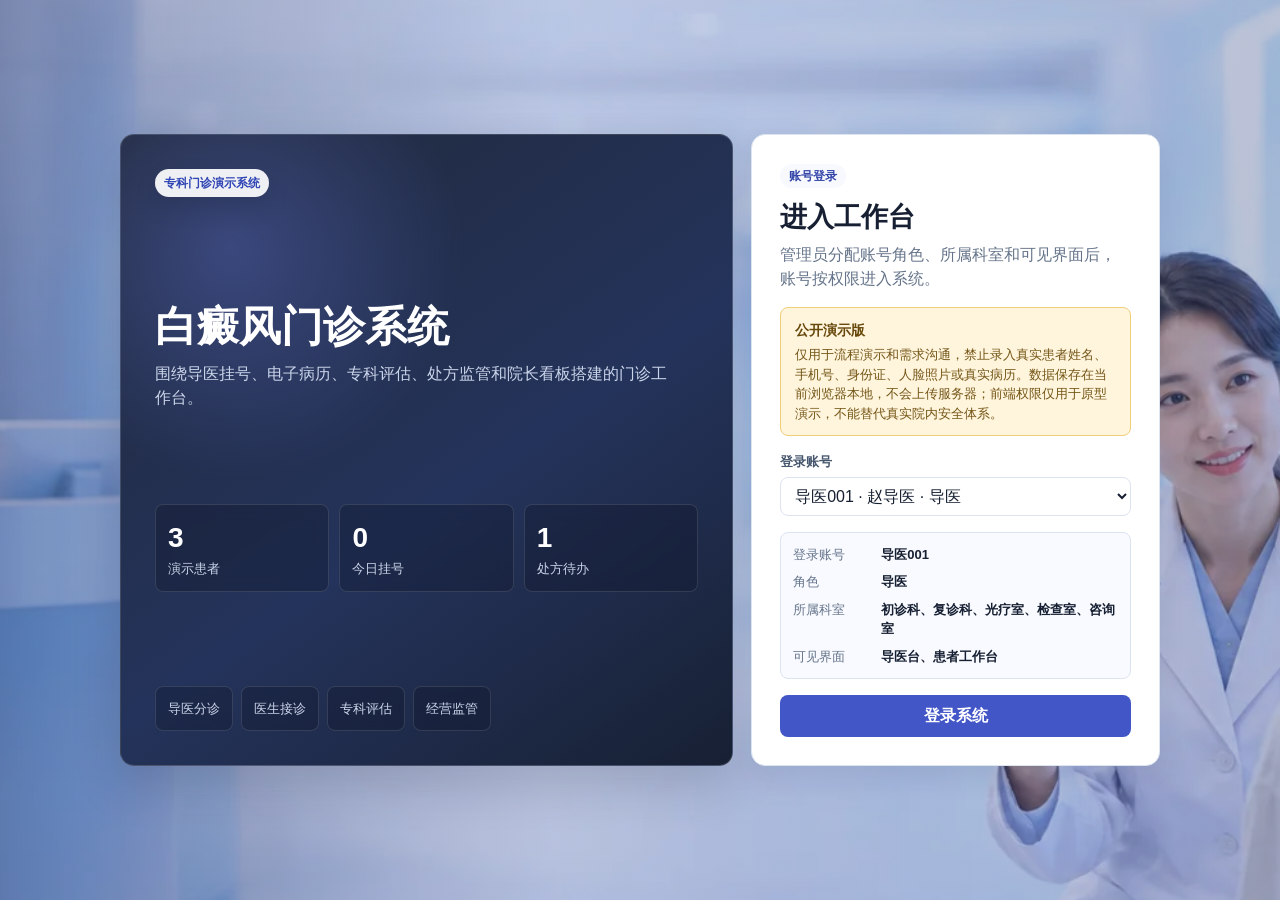
<file: clinic-ai-workbench-github-pages/index.html>
<!doctype html>
<html lang="zh-CN">
  <head>
    <meta charset="UTF-8" />
    <meta name="viewport" content="width=device-width, initial-scale=1.0" />
    <meta name="robots" content="noindex, nofollow" />
    <meta name="description" content="白癜风门诊专病工作台公开演示版，仅用于流程演示和需求沟通。" />
    <link rel="icon" href="data:image/svg+xml,%3Csvg xmlns='http://www.w3.org/2000/svg' viewBox='0 0 64 64'%3E%3Crect width='64' height='64' rx='12' fill='%233854b8'/%3E%3Ctext x='32' y='40' text-anchor='middle' font-size='24' fill='white' font-family='Arial'%3E医%3C/text%3E%3C/svg%3E" />
    <title>白癜风门诊系统公开演示版</title>
    <link rel="preload" as="image" href="./assets/login-cover-service.webp" />
    <link rel="stylesheet" href="./styles.css" />
  </head>
  <body>
    <div id="app" class="app-shell" aria-live="polite"></div>
    <script type="module" src="./app.js"></script>
  </body>
</html>
</file>
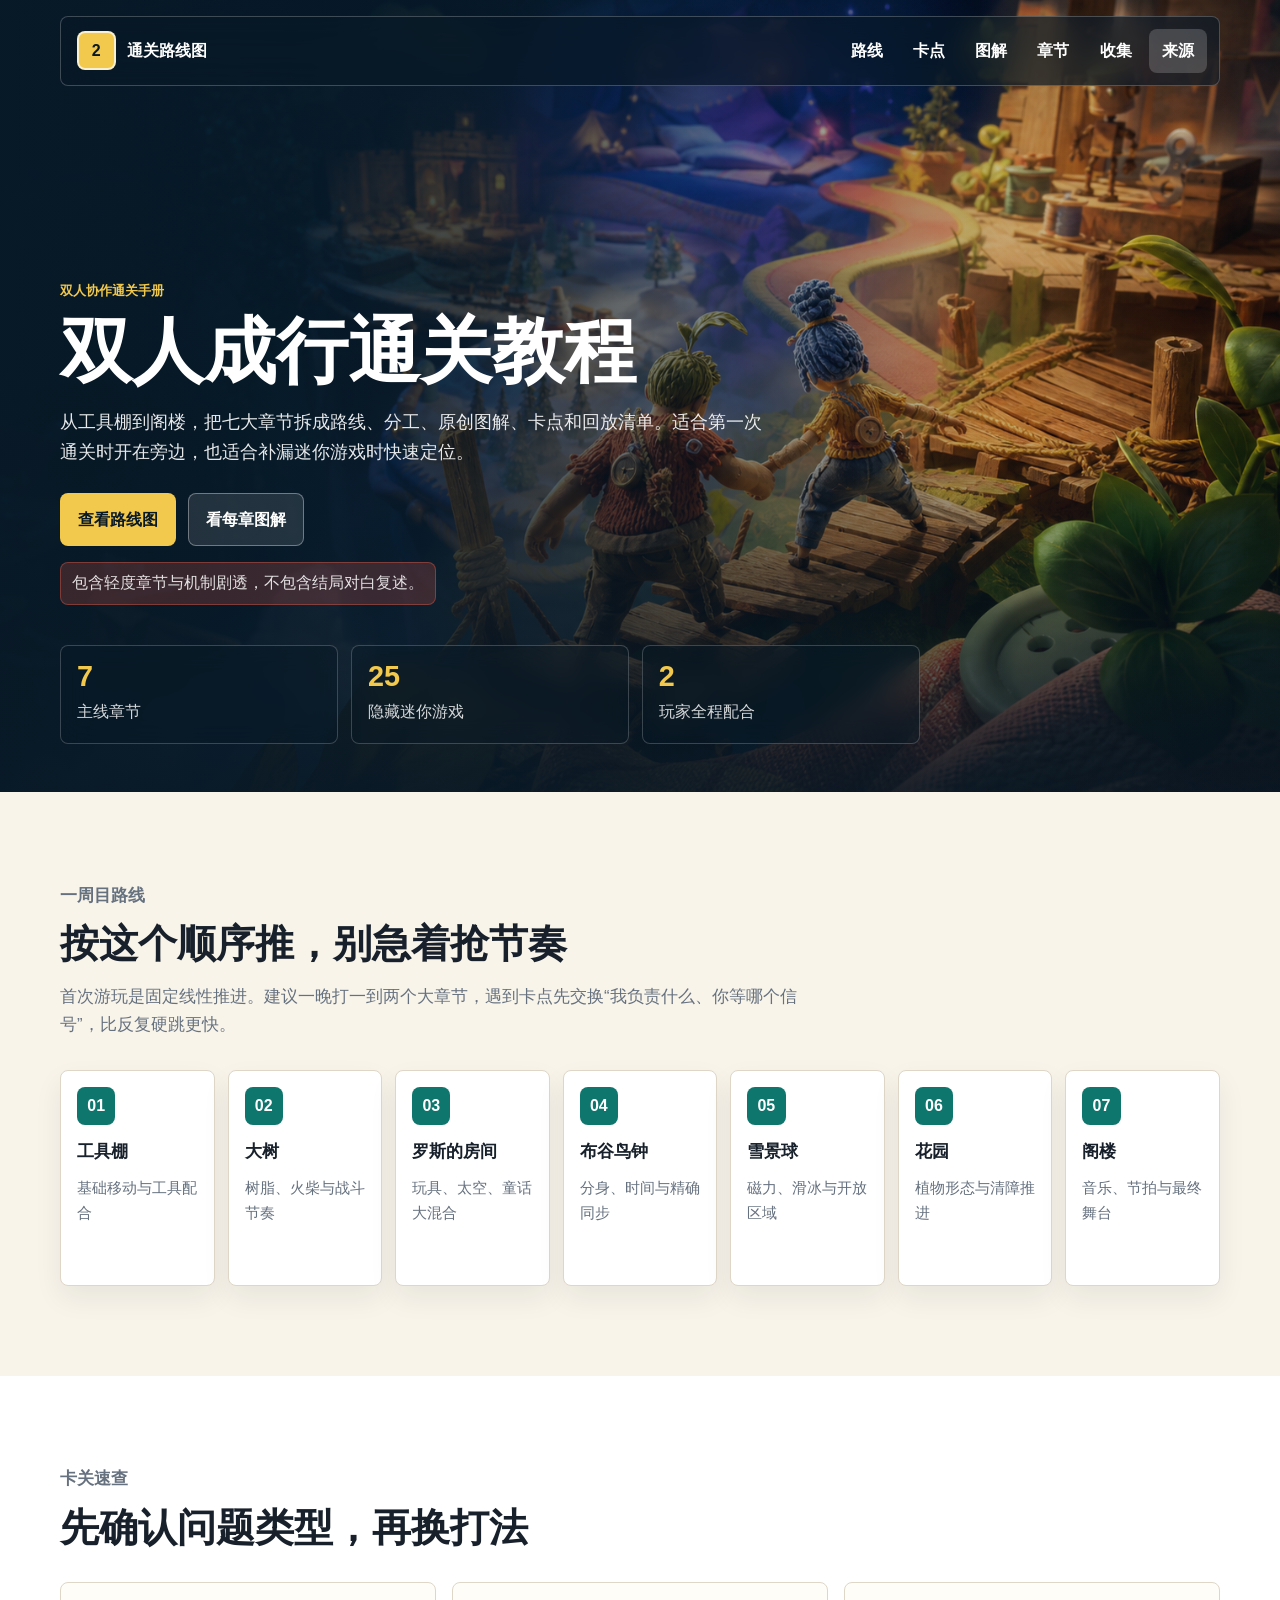
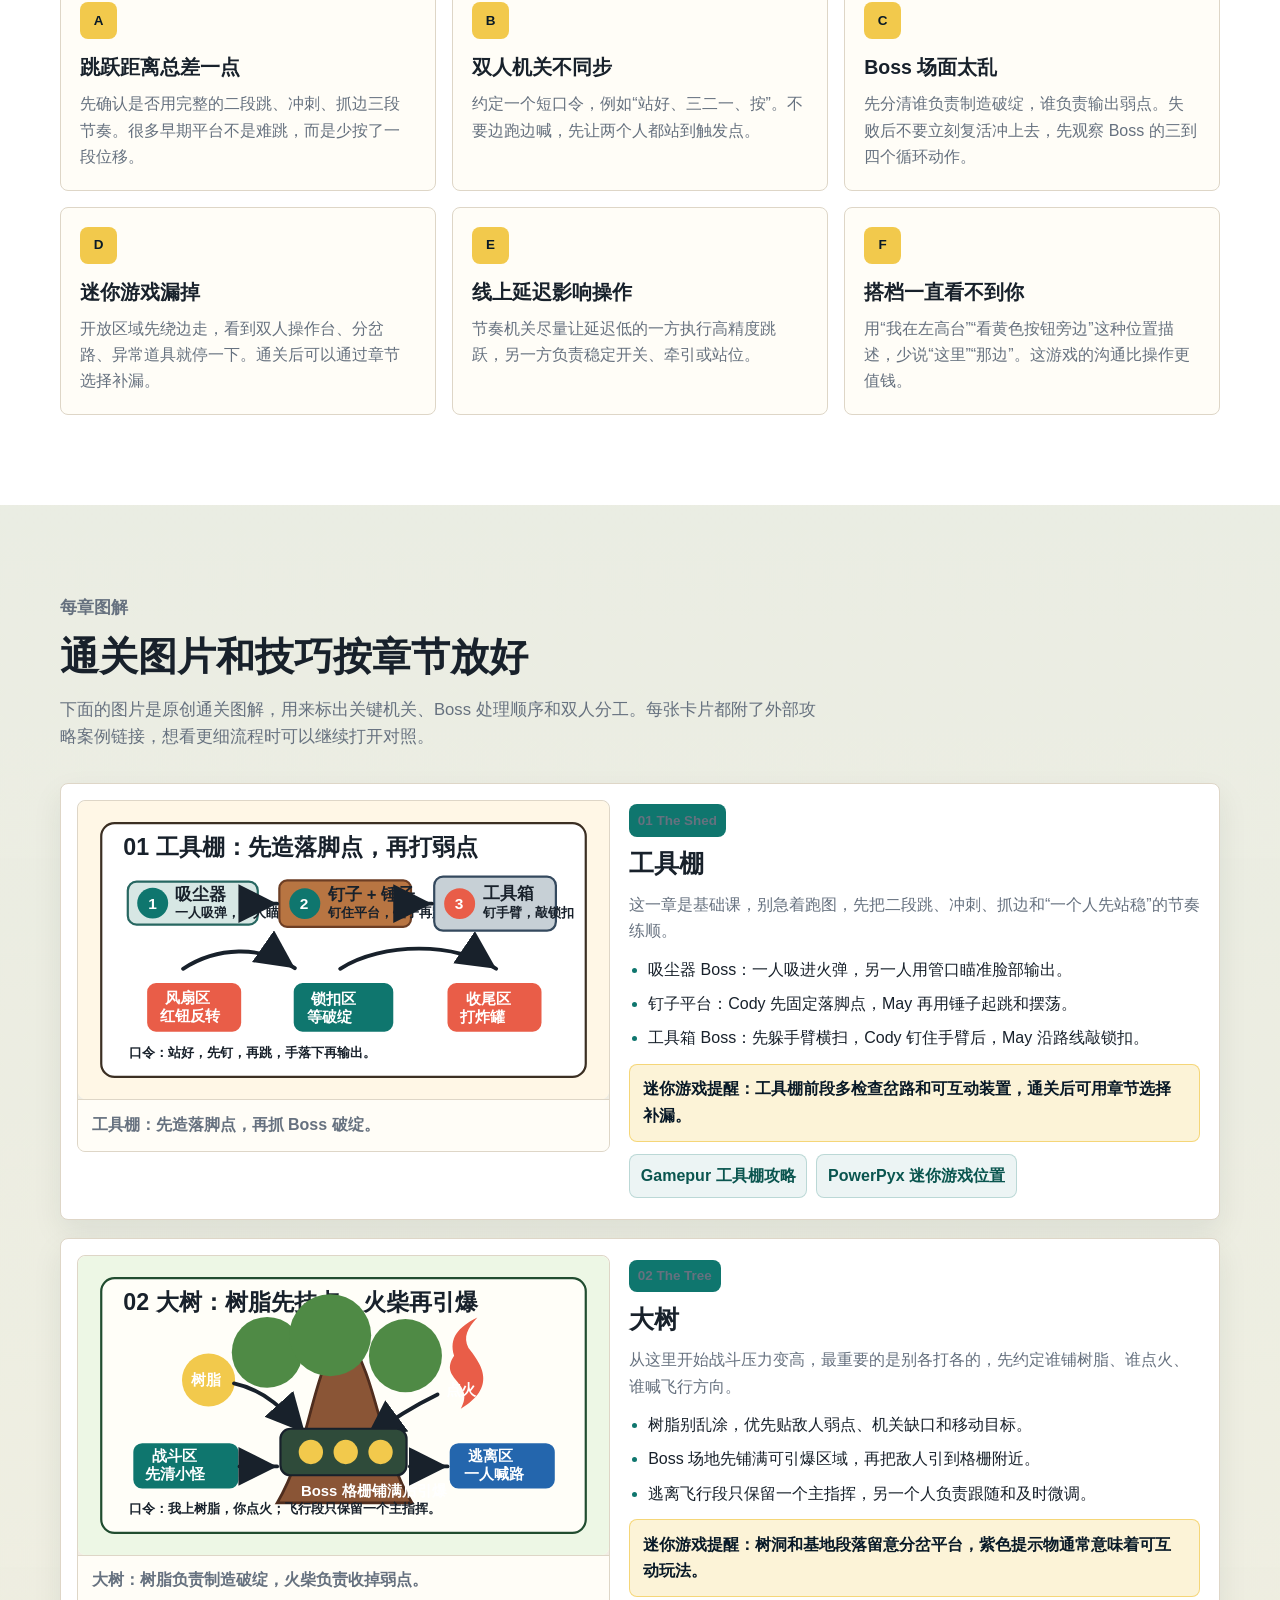
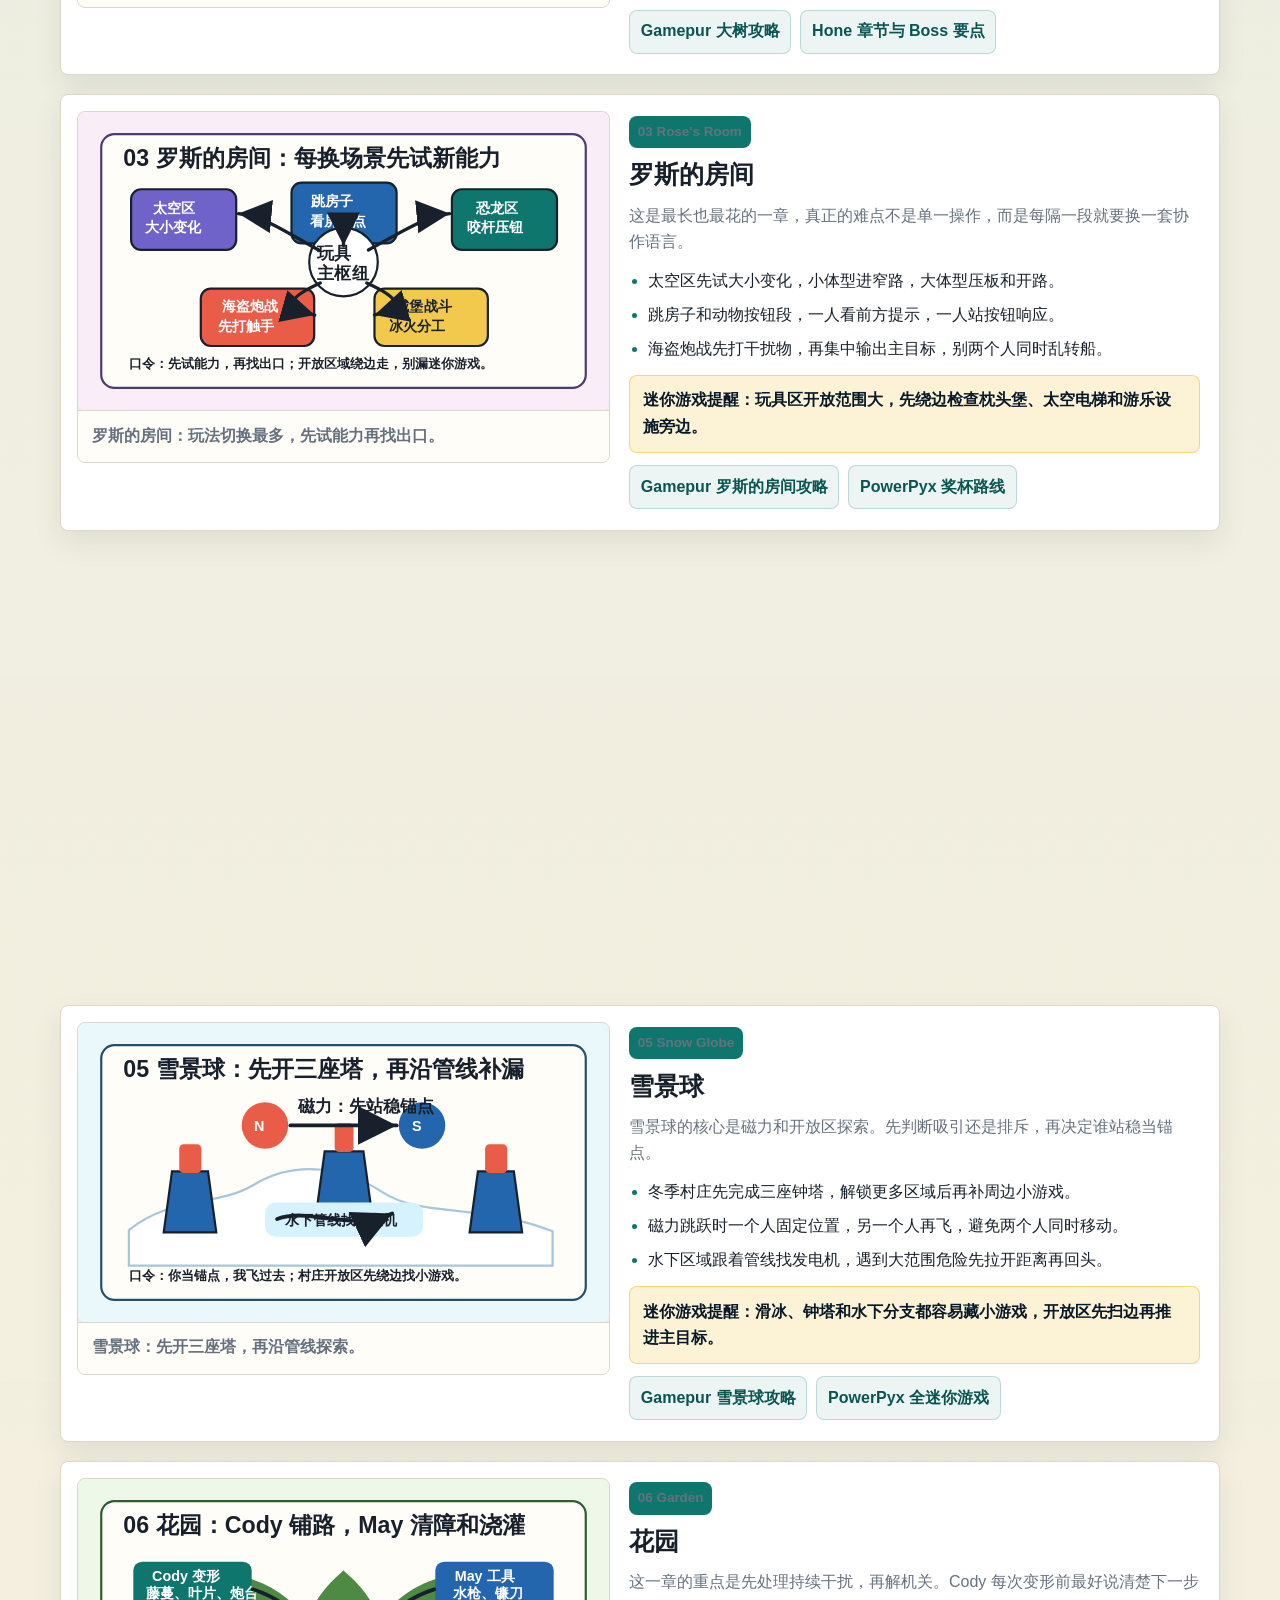
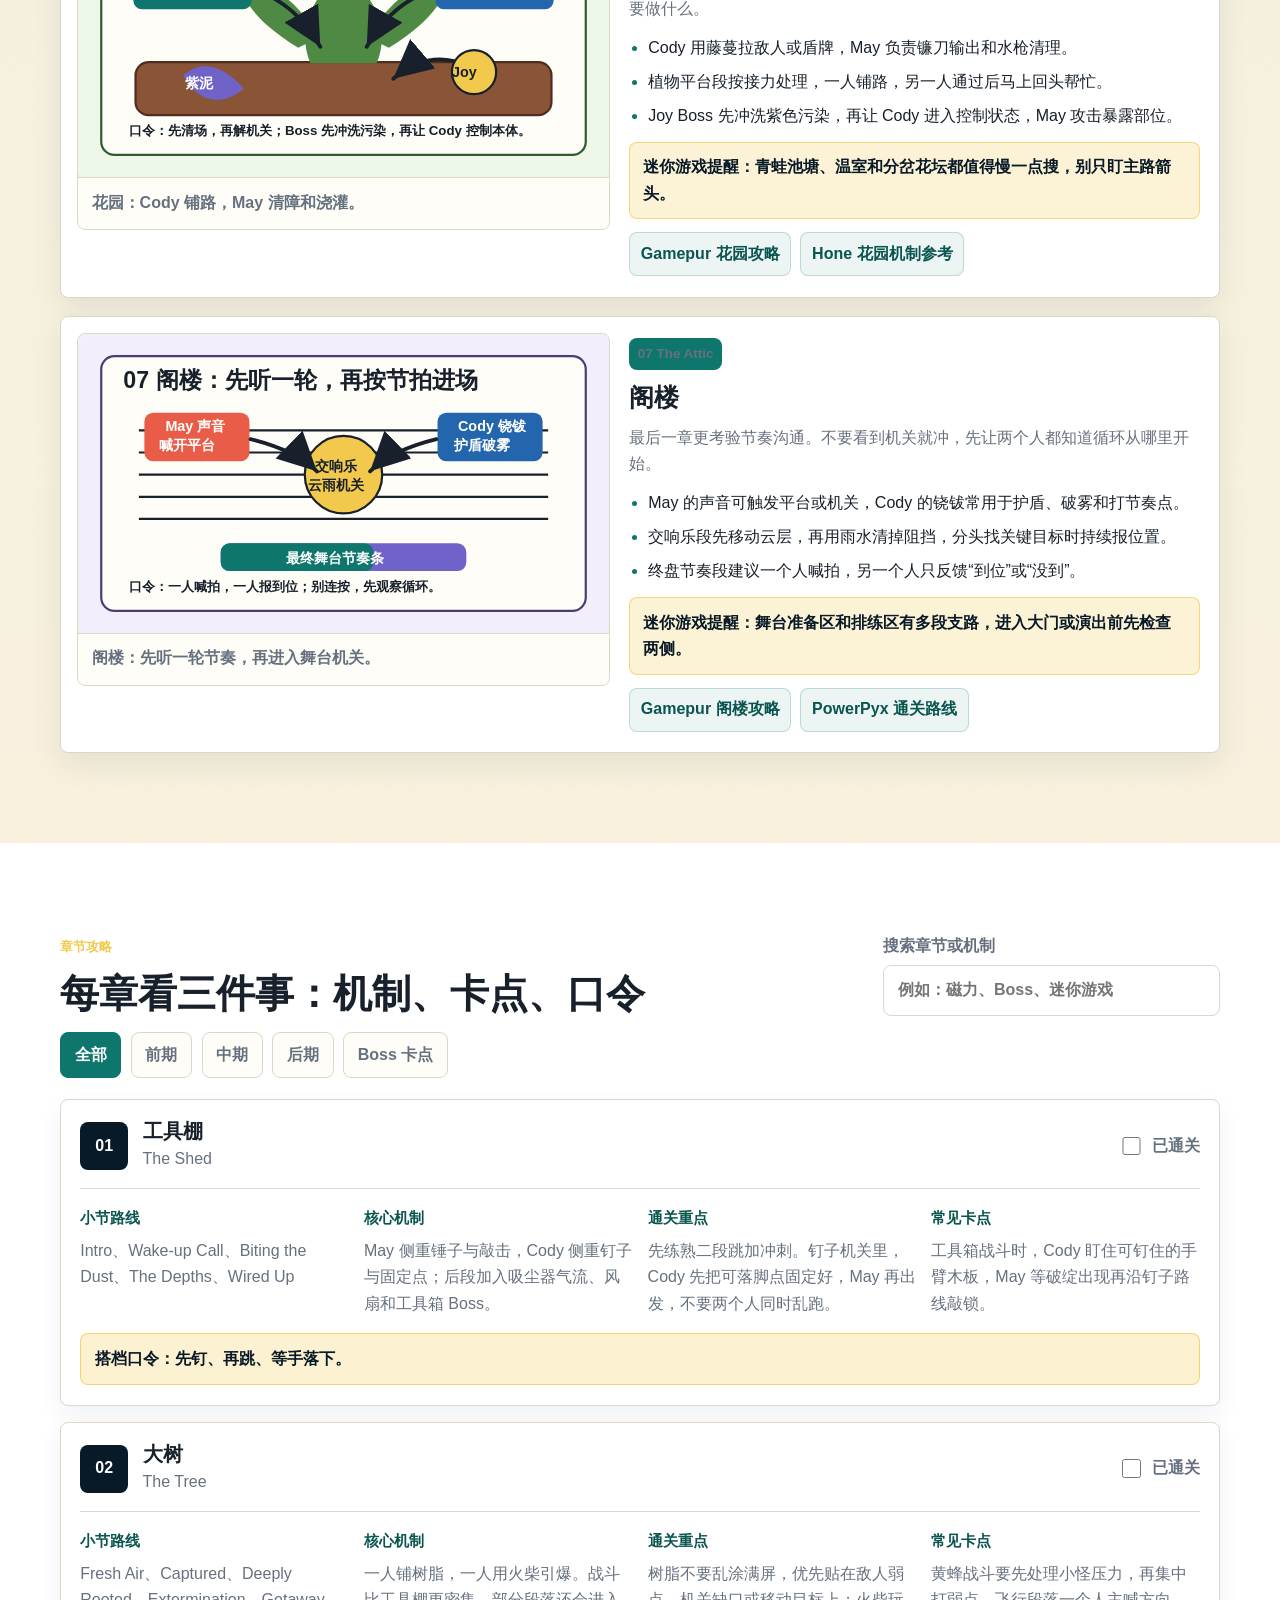
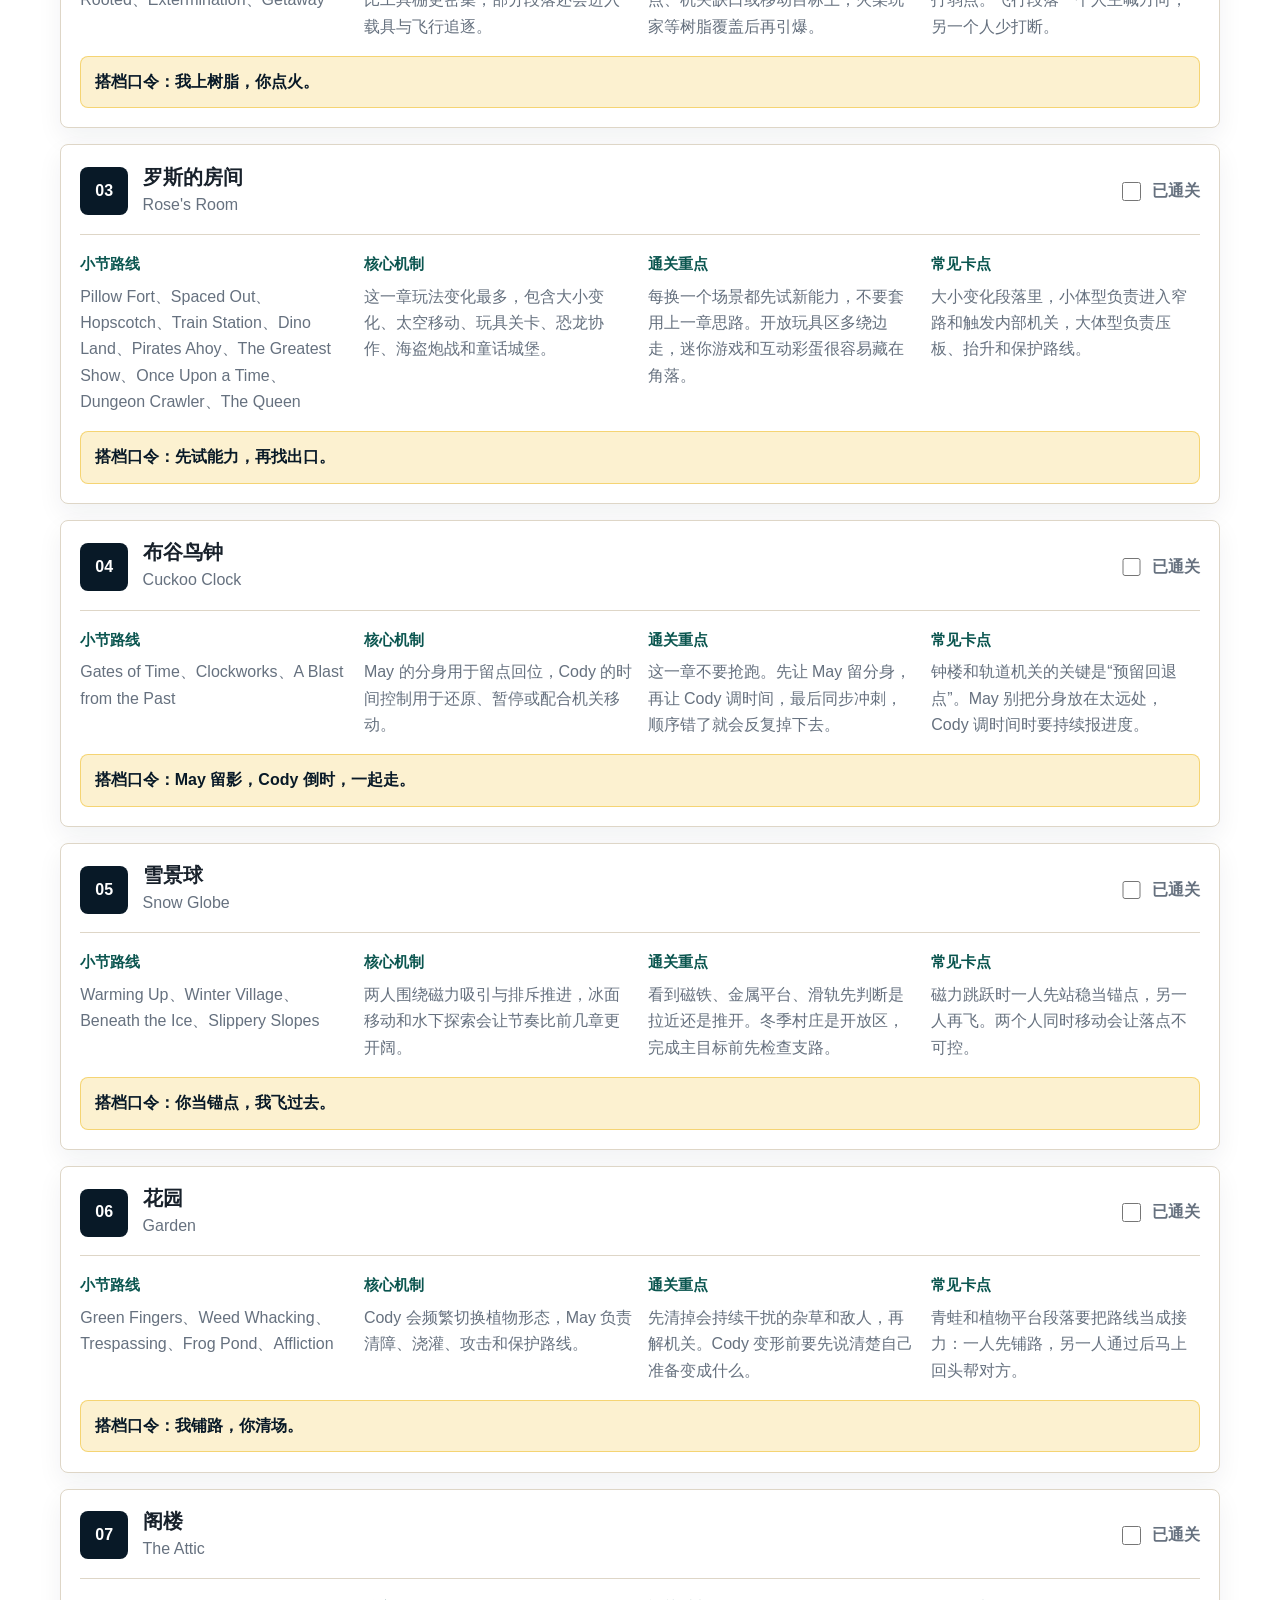
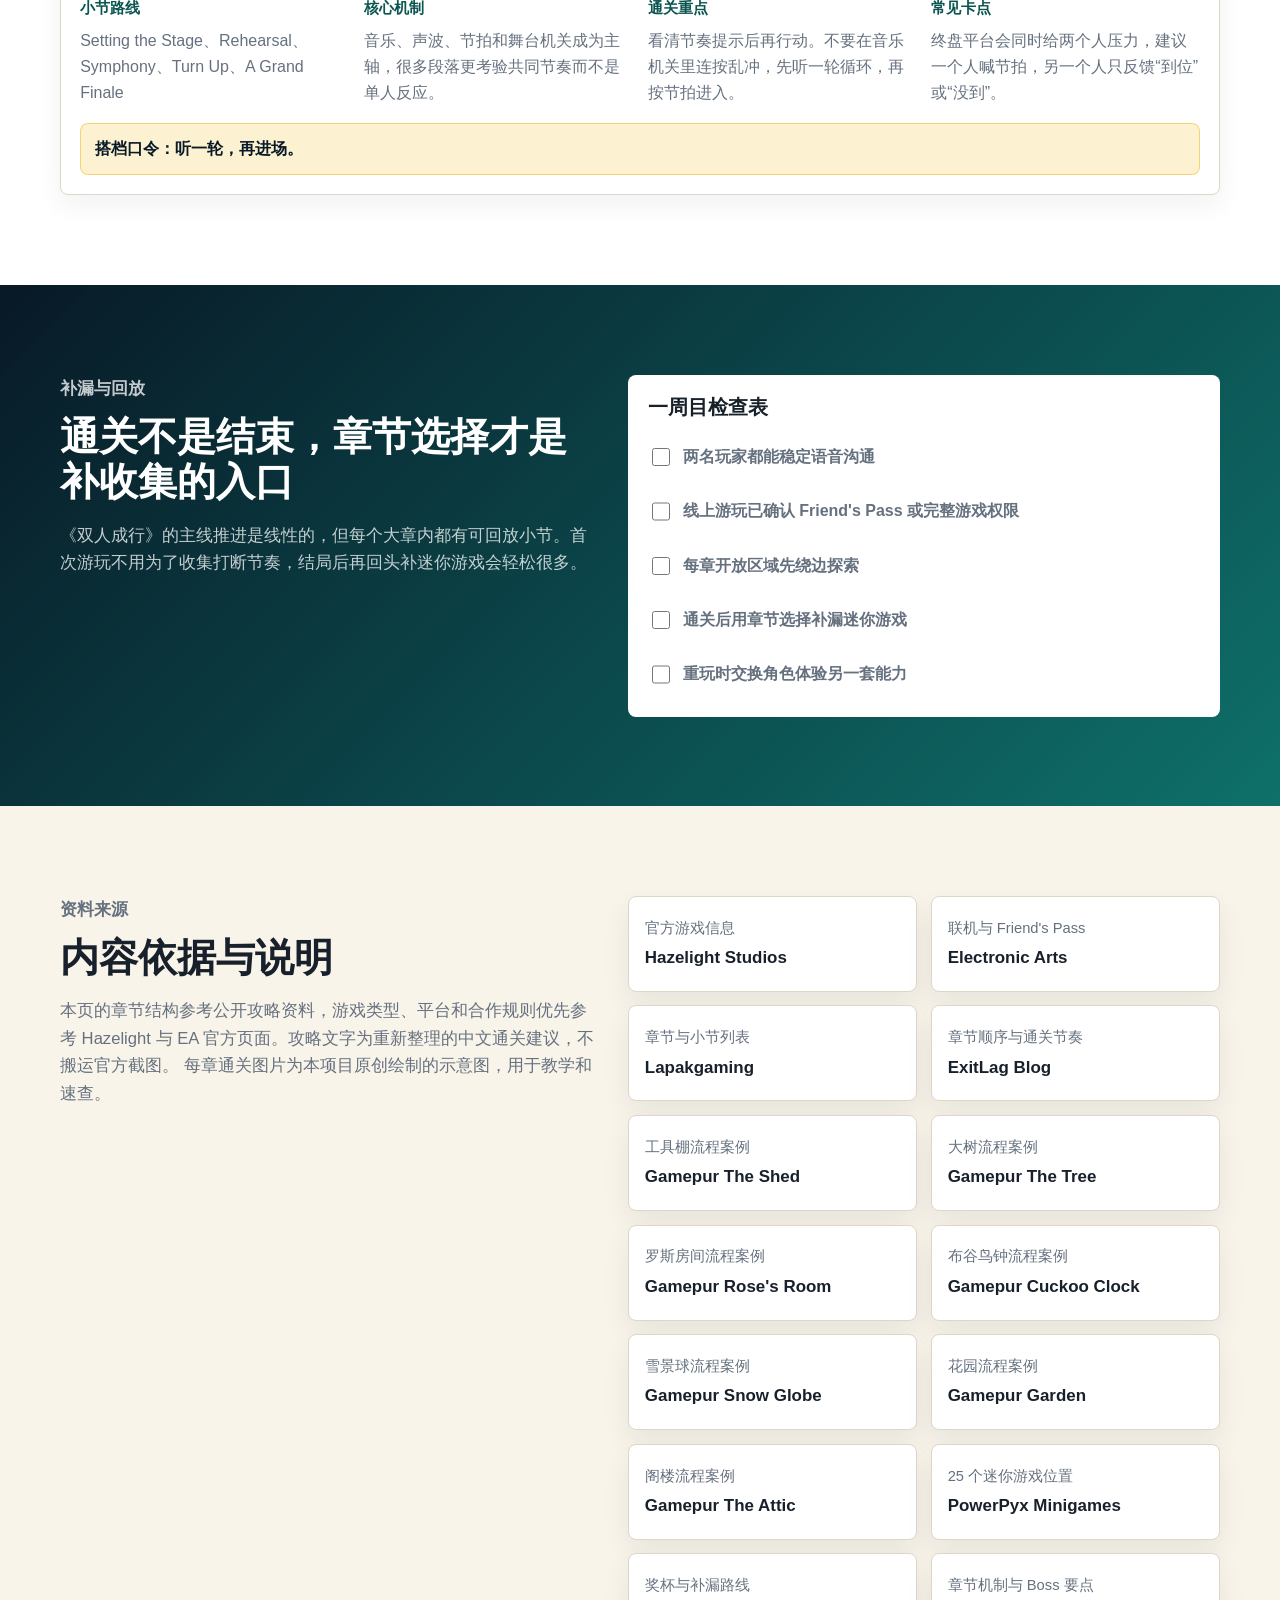
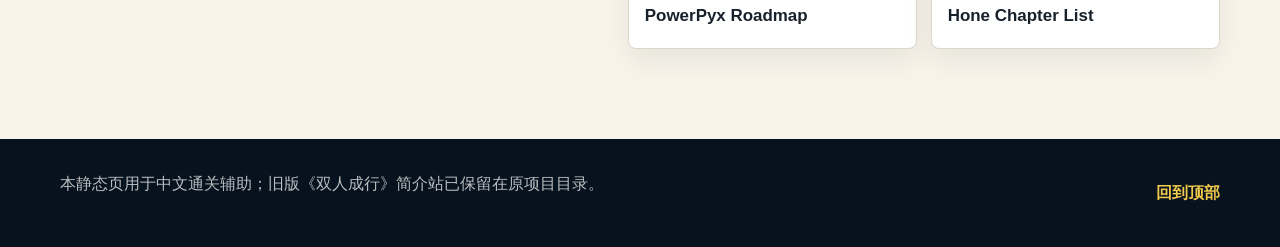
<file: it-takes-two-walkthrough-site/index.html>
<!doctype html>
<html lang="zh-CN">
  <head>
    <meta charset="utf-8" />
    <meta name="viewport" content="width=device-width, initial-scale=1" />
    <meta
      name="description"
      content="《双人成行》中文通关教程：七大章节路线、原创通关图解、双人分工、常见卡点、迷你游戏与一周目通关计划。"
    />
    <title>双人成行通关教程 | 七章图解与卡点速查</title>
    <link rel="preload" as="image" href="./assets/hero-coop-adventure.png" />
    <link rel="stylesheet" href="./styles.css" />
  </head>
  <body>
    <a class="skip-link" href="#main">跳到主要内容</a>
    <div class="progress-line" aria-hidden="true"><span data-progress></span></div>

    <header class="site-header" data-header>
      <a class="brand" href="#top" aria-label="回到通关教程首页">
        <span class="brand-badge">2</span>
        <span>通关路线图</span>
      </a>
      <button
        class="nav-toggle"
        type="button"
        aria-label="打开导航"
        aria-controls="primary-nav"
        aria-expanded="false"
        data-nav-toggle
      >
        <span></span>
        <span></span>
        <span></span>
      </button>
      <nav class="site-nav" id="primary-nav" aria-label="页面导航">
        <a href="#route">路线</a>
        <a href="#quick">卡点</a>
        <a href="#visual-guide">图解</a>
        <a href="#chapters">章节</a>
        <a href="#completion">收集</a>
        <a href="#sources">来源</a>
      </nav>
    </header>

    <main id="main">
      <section class="hero" id="top" aria-labelledby="hero-title">
        <img
          class="hero-image"
          src="./assets/hero-coop-adventure.png"
          alt="两名手作玩具风格的冒险者携手通过微缩世界木桥"
          width="1672"
          height="941"
        />
        <div class="hero-overlay" aria-hidden="true"></div>
        <div class="hero-inner">
          <p class="eyebrow">双人协作通关手册</p>
          <h1 id="hero-title">双人成行通关教程</h1>
          <p class="hero-lead">
            从工具棚到阁楼，把七大章节拆成路线、分工、原创图解、卡点和回放清单。适合第一次通关时开在旁边，也适合补漏迷你游戏时快速定位。
          </p>
          <div class="hero-actions">
            <a class="button button-primary" href="#route">查看路线图</a>
            <a class="button button-ghost" href="#visual-guide">看每章图解</a>
          </div>
          <p class="spoiler-note">包含轻度章节与机制剧透，不包含结局对白复述。</p>
        </div>
        <div class="hero-stats" aria-label="教程覆盖范围">
          <div>
            <strong>7</strong>
            <span>主线章节</span>
          </div>
          <div>
            <strong>25</strong>
            <span>隐藏迷你游戏</span>
          </div>
          <div>
            <strong>2</strong>
            <span>玩家全程配合</span>
          </div>
        </div>
      </section>

      <section class="section route-section" id="route" aria-labelledby="route-title">
        <div class="section-inner">
          <div class="section-heading reveal">
            <p class="section-kicker">一周目路线</p>
            <h2 id="route-title">按这个顺序推，别急着抢节奏</h2>
            <p>
              首次游玩是固定线性推进。建议一晚打一到两个大章节，遇到卡点先交换“我负责什么、你等哪个信号”，比反复硬跳更快。
            </p>
          </div>
          <ol class="route-map" aria-label="七大章节路线">
            <li class="reveal">
              <button type="button" data-scroll-to="chapter-shed">
                <span>01</span>
                <strong>工具棚</strong>
                <em>基础移动与工具配合</em>
              </button>
            </li>
            <li class="reveal">
              <button type="button" data-scroll-to="chapter-tree">
                <span>02</span>
                <strong>大树</strong>
                <em>树脂、火柴与战斗节奏</em>
              </button>
            </li>
            <li class="reveal">
              <button type="button" data-scroll-to="chapter-room">
                <span>03</span>
                <strong>罗斯的房间</strong>
                <em>玩具、太空、童话大混合</em>
              </button>
            </li>
            <li class="reveal">
              <button type="button" data-scroll-to="chapter-clock">
                <span>04</span>
                <strong>布谷鸟钟</strong>
                <em>分身、时间与精确同步</em>
              </button>
            </li>
            <li class="reveal">
              <button type="button" data-scroll-to="chapter-globe">
                <span>05</span>
                <strong>雪景球</strong>
                <em>磁力、滑冰与开放区域</em>
              </button>
            </li>
            <li class="reveal">
              <button type="button" data-scroll-to="chapter-garden">
                <span>06</span>
                <strong>花园</strong>
                <em>植物形态与清障推进</em>
              </button>
            </li>
            <li class="reveal">
              <button type="button" data-scroll-to="chapter-attic">
                <span>07</span>
                <strong>阁楼</strong>
                <em>音乐、节拍与最终舞台</em>
              </button>
            </li>
          </ol>
        </div>
      </section>

      <section class="section quick-section" id="quick" aria-labelledby="quick-title">
        <div class="section-inner">
          <div class="section-heading reveal">
            <p class="section-kicker">卡关速查</p>
            <h2 id="quick-title">先确认问题类型，再换打法</h2>
          </div>
          <div class="quick-grid">
            <article class="quick-card reveal">
              <span class="quick-index">A</span>
              <h3>跳跃距离总差一点</h3>
              <p>先确认是否用完整的二段跳、冲刺、抓边三段节奏。很多早期平台不是难跳，而是少按了一段位移。</p>
            </article>
            <article class="quick-card reveal">
              <span class="quick-index">B</span>
              <h3>双人机关不同步</h3>
              <p>约定一个短口令，例如“站好、三二一、按”。不要边跑边喊，先让两个人都站到触发点。</p>
            </article>
            <article class="quick-card reveal">
              <span class="quick-index">C</span>
              <h3>Boss 场面太乱</h3>
              <p>先分清谁负责制造破绽，谁负责输出弱点。失败后不要立刻复活冲上去，先观察 Boss 的三到四个循环动作。</p>
            </article>
            <article class="quick-card reveal">
              <span class="quick-index">D</span>
              <h3>迷你游戏漏掉</h3>
              <p>开放区域先绕边走，看到双人操作台、分岔路、异常道具就停一下。通关后可以通过章节选择补漏。</p>
            </article>
            <article class="quick-card reveal">
              <span class="quick-index">E</span>
              <h3>线上延迟影响操作</h3>
              <p>节奏机关尽量让延迟低的一方执行高精度跳跃，另一方负责稳定开关、牵引或站位。</p>
            </article>
            <article class="quick-card reveal">
              <span class="quick-index">F</span>
              <h3>搭档一直看不到你</h3>
              <p>用“我在左高台”“看黄色按钮旁边”这种位置描述，少说“这里”“那边”。这游戏的沟通比操作更值钱。</p>
            </article>
          </div>
        </div>
      </section>

      <section class="section visual-guide-section" id="visual-guide" aria-labelledby="visual-guide-title">
        <div class="section-inner">
          <div class="section-heading reveal">
            <p class="section-kicker">每章图解</p>
            <h2 id="visual-guide-title">通关图片和技巧按章节放好</h2>
            <p>
              下面的图片是原创通关图解，用来标出关键机关、Boss 处理顺序和双人分工。每张卡片都附了外部攻略案例链接，想看更细流程时可以继续打开对照。
            </p>
          </div>

          <div class="visual-grid">
            <article class="visual-card reveal" id="visual-shed">
              <figure class="guide-figure">
                <img src="./assets/guide-shed.svg" alt="工具棚章节通关图解：吸尘器、钉子锤子机关和工具箱 Boss 顺序" width="960" height="540" loading="lazy" />
                <figcaption>工具棚：先造落脚点，再抓 Boss 破绽。</figcaption>
              </figure>
              <div class="visual-content">
                <p class="guide-meta">01 The Shed</p>
                <h3>工具棚</h3>
                <p>这一章是基础课，别急着跑图，先把二段跳、冲刺、抓边和“一个人先站稳”的节奏练顺。</p>
                <ul class="tip-list">
                  <li>吸尘器 Boss：一人吸进火弹，另一人用管口瞄准脸部输出。</li>
                  <li>钉子平台：Cody 先固定落脚点，May 再用锤子起跳和摆荡。</li>
                  <li>工具箱 Boss：先躲手臂横扫，Cody 钉住手臂后，May 沿路线敲锁扣。</li>
                </ul>
                <p class="mini-note">迷你游戏提醒：工具棚前段多检查岔路和可互动装置，通关后可用章节选择补漏。</p>
                <div class="case-links" aria-label="工具棚外部案例">
                  <a href="https://www.gamepur.com/guides/it-takes-two-the-shed-gameplay-tips-and-walkthrough-guide" target="_blank" rel="noreferrer">Gamepur 工具棚攻略</a>
                  <a href="https://www.powerpyx.com/it-takes-two-all-minigame-locations/" target="_blank" rel="noreferrer">PowerPyx 迷你游戏位置</a>
                </div>
              </div>
            </article>

            <article class="visual-card reveal" id="visual-tree">
              <figure class="guide-figure">
                <img src="./assets/guide-tree.svg" alt="大树章节通关图解：树脂、火柴、Boss 格栅和逃离飞行段" width="960" height="540" loading="lazy" />
                <figcaption>大树：树脂负责制造破绽，火柴负责收掉弱点。</figcaption>
              </figure>
              <div class="visual-content">
                <p class="guide-meta">02 The Tree</p>
                <h3>大树</h3>
                <p>从这里开始战斗压力变高，最重要的是别各打各的，先约定谁铺树脂、谁点火、谁喊飞行方向。</p>
                <ul class="tip-list">
                  <li>树脂别乱涂，优先贴敌人弱点、机关缺口和移动目标。</li>
                  <li>Boss 场地先铺满可引爆区域，再把敌人引到格栅附近。</li>
                  <li>逃离飞行段只保留一个主指挥，另一个人负责跟随和及时微调。</li>
                </ul>
                <p class="mini-note">迷你游戏提醒：树洞和基地段落留意分岔平台，紫色提示物通常意味着可互动玩法。</p>
                <div class="case-links" aria-label="大树外部案例">
                  <a href="https://www.gamepur.com/guides/it-takes-two-the-tree-gameplay-tips-and-walkthrough-guide" target="_blank" rel="noreferrer">Gamepur 大树攻略</a>
                  <a href="https://hone.gg/blog/it-takes-two-chapters-list/" target="_blank" rel="noreferrer">Hone 章节与 Boss 要点</a>
                </div>
              </div>
            </article>

            <article class="visual-card reveal" id="visual-room">
              <figure class="guide-figure">
                <img src="./assets/guide-room.svg" alt="罗斯的房间通关图解：太空区、跳房子、恐龙、海盗和城堡分区" width="960" height="540" loading="lazy" />
                <figcaption>罗斯的房间：玩法切换最多，先试能力再找出口。</figcaption>
              </figure>
              <div class="visual-content">
                <p class="guide-meta">03 Rose's Room</p>
                <h3>罗斯的房间</h3>
                <p>这是最长也最花的一章，真正的难点不是单一操作，而是每隔一段就要换一套协作语言。</p>
                <ul class="tip-list">
                  <li>太空区先试大小变化，小体型进窄路，大体型压板和开路。</li>
                  <li>跳房子和动物按钮段，一人看前方提示，一人站按钮响应。</li>
                  <li>海盗炮战先打干扰物，再集中输出主目标，别两个人同时乱转船。</li>
                </ul>
                <p class="mini-note">迷你游戏提醒：玩具区开放范围大，先绕边检查枕头堡、太空电梯和游乐设施旁边。</p>
                <div class="case-links" aria-label="罗斯的房间外部案例">
                  <a href="https://www.gamepur.com/guides/it-takes-two-roses-room-gameplay-tips-and-walkthrough-guide" target="_blank" rel="noreferrer">Gamepur 罗斯的房间攻略</a>
                  <a href="https://www.powerpyx.com/it-takes-two-trophy-guide-roadmap/" target="_blank" rel="noreferrer">PowerPyx 奖杯路线</a>
                </div>
              </div>
            </article>

            <article class="visual-card reveal" id="visual-clock">
              <figure class="guide-figure">
                <img src="./assets/guide-clock.svg" alt="布谷鸟钟章节通关图解：Cody 时间控制、May 分身和公牛 Boss 顺序" width="960" height="540" loading="lazy" />
                <figcaption>布谷鸟钟：May 留分身，Cody 调时间。</figcaption>
              </figure>
              <div class="visual-content">
                <p class="guide-meta">04 Cuckoo Clock</p>
                <h3>布谷鸟钟</h3>
                <p>这一章最吃同步。很多失败不是跳不过去，而是分身点、时间进度和起跑口令没有统一。</p>
                <ul class="tip-list">
                  <li>May 先在安全位置放分身，需要穿门或躲冲撞时再瞬移回来。</li>
                  <li>Cody 用时间控制还原道路、移动平台或按钮，调到位后再叫 May 行动。</li>
                  <li>公牛 Boss 让它锁定按钮位置，May 最后一刻瞬移，让冲撞打到机关。</li>
                </ul>
                <p class="mini-note">迷你游戏提醒：钟楼区域完成机关前先绕平台，很多小游戏入口不在主路正中。</p>
                <div class="case-links" aria-label="布谷鸟钟外部案例">
                  <a href="https://www.gamepur.com/guides/it-takes-two-cuckoo-clock-gameplay-tips-and-walkthrough-guide" target="_blank" rel="noreferrer">Gamepur 布谷鸟钟攻略</a>
                  <a href="https://www.exitlag.com/blog/it-takes-two-chapters-guide/" target="_blank" rel="noreferrer">ExitLag 章节指南</a>
                </div>
              </div>
            </article>

            <article class="visual-card reveal" id="visual-globe">
              <figure class="guide-figure">
                <img src="./assets/guide-globe.svg" alt="雪景球章节通关图解：冬季村庄三座塔、磁力锚点和水下管线" width="960" height="540" loading="lazy" />
                <figcaption>雪景球：先开三座塔，再沿管线探索。</figcaption>
              </figure>
              <div class="visual-content">
                <p class="guide-meta">05 Snow Globe</p>
                <h3>雪景球</h3>
                <p>雪景球的核心是磁力和开放区探索。先判断吸引还是排斥，再决定谁站稳当锚点。</p>
                <ul class="tip-list">
                  <li>冬季村庄先完成三座钟塔，解锁更多区域后再补周边小游戏。</li>
                  <li>磁力跳跃时一个人固定位置，另一个人再飞，避免两个人同时移动。</li>
                  <li>水下区域跟着管线找发电机，遇到大范围危险先拉开距离再回头。</li>
                </ul>
                <p class="mini-note">迷你游戏提醒：滑冰、钟塔和水下分支都容易藏小游戏，开放区先扫边再推进主目标。</p>
                <div class="case-links" aria-label="雪景球外部案例">
                  <a href="https://www.gamepur.com/guides/it-takes-two-snowglobe-gameplay-tips-and-walkthrough-guide" target="_blank" rel="noreferrer">Gamepur 雪景球攻略</a>
                  <a href="https://www.powerpyx.com/it-takes-two-all-minigame-locations/" target="_blank" rel="noreferrer">PowerPyx 全迷你游戏</a>
                </div>
              </div>
            </article>

            <article class="visual-card reveal" id="visual-garden">
              <figure class="guide-figure">
                <img src="./assets/guide-garden.svg" alt="花园章节通关图解：Cody 植物变形、May 浇灌清障和 Joy Boss" width="960" height="540" loading="lazy" />
                <figcaption>花园：Cody 铺路，May 清障和浇灌。</figcaption>
              </figure>
              <div class="visual-content">
                <p class="guide-meta">06 Garden</p>
                <h3>花园</h3>
                <p>这一章的重点是先处理持续干扰，再解机关。Cody 每次变形前最好说清楚下一步要做什么。</p>
                <ul class="tip-list">
                  <li>Cody 用藤蔓拉敌人或盾牌，May 负责镰刀输出和水枪清理。</li>
                  <li>植物平台段按接力处理，一人铺路，另一人通过后马上回头帮忙。</li>
                  <li>Joy Boss 先冲洗紫色污染，再让 Cody 进入控制状态，May 攻击暴露部位。</li>
                </ul>
                <p class="mini-note">迷你游戏提醒：青蛙池塘、温室和分岔花坛都值得慢一点搜，别只盯主路箭头。</p>
                <div class="case-links" aria-label="花园外部案例">
                  <a href="https://www.gamepur.com/guides/it-takes-two-garden-gameplay-tips-and-walkthrough-guide" target="_blank" rel="noreferrer">Gamepur 花园攻略</a>
                  <a href="https://hone.gg/blog/it-takes-two-chapters-list/" target="_blank" rel="noreferrer">Hone 花园机制参考</a>
                </div>
              </div>
            </article>

            <article class="visual-card reveal" id="visual-attic">
              <figure class="guide-figure">
                <img src="./assets/guide-attic.svg" alt="阁楼章节通关图解：May 声音、Cody 铙钹、交响乐机关和最终舞台节奏" width="960" height="540" loading="lazy" />
                <figcaption>阁楼：先听一轮节奏，再进入舞台机关。</figcaption>
              </figure>
              <div class="visual-content">
                <p class="guide-meta">07 The Attic</p>
                <h3>阁楼</h3>
                <p>最后一章更考验节奏沟通。不要看到机关就冲，先让两个人都知道循环从哪里开始。</p>
                <ul class="tip-list">
                  <li>May 的声音可触发平台或机关，Cody 的铙钹常用于护盾、破雾和打节奏点。</li>
                  <li>交响乐段先移动云层，再用雨水清掉阻挡，分头找关键目标时持续报位置。</li>
                  <li>终盘节奏段建议一个人喊拍，另一个人只反馈“到位”或“没到”。</li>
                </ul>
                <p class="mini-note">迷你游戏提醒：舞台准备区和排练区有多段支路，进入大门或演出前先检查两侧。</p>
                <div class="case-links" aria-label="阁楼外部案例">
                  <a href="https://www.gamepur.com/guides/it-takes-two-the-attic-gameplay-tips-and-walkthrough-guide" target="_blank" rel="noreferrer">Gamepur 阁楼攻略</a>
                  <a href="https://www.powerpyx.com/it-takes-two-trophy-guide-roadmap/" target="_blank" rel="noreferrer">PowerPyx 通关路线</a>
                </div>
              </div>
            </article>
          </div>
        </div>
      </section>

      <section class="section chapter-section" id="chapters" aria-labelledby="chapters-title">
        <div class="section-inner">
          <div class="guide-toolbar reveal">
            <div>
              <p class="section-kicker">章节攻略</p>
              <h2 id="chapters-title">每章看三件事：机制、卡点、口令</h2>
            </div>
            <label class="search-box">
              <span>搜索章节或机制</span>
              <input type="search" placeholder="例如：磁力、Boss、迷你游戏" data-search />
            </label>
          </div>

          <div class="filter-row reveal" role="group" aria-label="章节筛选">
            <button class="filter-button is-active" type="button" data-filter="all">全部</button>
            <button class="filter-button" type="button" data-filter="early">前期</button>
            <button class="filter-button" type="button" data-filter="middle">中期</button>
            <button class="filter-button" type="button" data-filter="late">后期</button>
            <button class="filter-button" type="button" data-filter="boss">Boss 卡点</button>
          </div>

          <div class="chapter-list">
            <article class="chapter-card reveal" id="chapter-shed" data-stage="early boss" data-keywords="工具棚 工具 锤子 钉子 吸尘器 工具箱 boss">
              <div class="chapter-topline">
                <span class="chapter-number">01</span>
                <div>
                  <h3>工具棚</h3>
                  <p>The Shed</p>
                </div>
                <label class="done-check">
                  <input type="checkbox" data-progress-check="chapter-shed" />
                  <span>已通关</span>
                </label>
              </div>
              <div class="chapter-body">
                <div>
                  <h4>小节路线</h4>
                  <p>Intro、Wake-up Call、Biting the Dust、The Depths、Wired Up</p>
                </div>
                <div>
                  <h4>核心机制</h4>
                  <p>May 侧重锤子与敲击，Cody 侧重钉子与固定点；后段加入吸尘器气流、风扇和工具箱 Boss。</p>
                </div>
                <div>
                  <h4>通关重点</h4>
                  <p>先练熟二段跳加冲刺。钉子机关里，Cody 先把可落脚点固定好，May 再出发，不要两个人同时乱跑。</p>
                </div>
                <div>
                  <h4>常见卡点</h4>
                  <p>工具箱战斗时，Cody 盯住可钉住的手臂木板，May 等破绽出现再沿钉子路线敲锁。</p>
                </div>
              </div>
              <p class="callout">搭档口令：先钉、再跳、等手落下。</p>
            </article>

            <article class="chapter-card reveal" id="chapter-tree" data-stage="early boss" data-keywords="大树 树脂 火柴 松鼠 黄蜂 飞机 boss">
              <div class="chapter-topline">
                <span class="chapter-number">02</span>
                <div>
                  <h3>大树</h3>
                  <p>The Tree</p>
                </div>
                <label class="done-check">
                  <input type="checkbox" data-progress-check="chapter-tree" />
                  <span>已通关</span>
                </label>
              </div>
              <div class="chapter-body">
                <div>
                  <h4>小节路线</h4>
                  <p>Fresh Air、Captured、Deeply Rooted、Extermination、Getaway</p>
                </div>
                <div>
                  <h4>核心机制</h4>
                  <p>一人铺树脂，一人用火柴引爆。战斗比工具棚更密集，部分段落还会进入载具与飞行追逐。</p>
                </div>
                <div>
                  <h4>通关重点</h4>
                  <p>树脂不要乱涂满屏，优先贴在敌人弱点、机关缺口或移动目标上；火柴玩家等树脂覆盖后再引爆。</p>
                </div>
                <div>
                  <h4>常见卡点</h4>
                  <p>黄蜂战斗要先处理小怪压力，再集中打弱点。飞行段落一个人主喊方向，另一个人少打断。</p>
                </div>
              </div>
              <p class="callout">搭档口令：我上树脂，你点火。</p>
            </article>

            <article class="chapter-card reveal" id="chapter-room" data-stage="middle" data-keywords="罗斯房间 玩具 太空 枕头堡 跳房子 恐龙 海盗 女王 迷你游戏">
              <div class="chapter-topline">
                <span class="chapter-number">03</span>
                <div>
                  <h3>罗斯的房间</h3>
                  <p>Rose's Room</p>
                </div>
                <label class="done-check">
                  <input type="checkbox" data-progress-check="chapter-room" />
                  <span>已通关</span>
                </label>
              </div>
              <div class="chapter-body">
                <div>
                  <h4>小节路线</h4>
                  <p>Pillow Fort、Spaced Out、Hopscotch、Train Station、Dino Land、Pirates Ahoy、The Greatest Show、Once Upon a Time、Dungeon Crawler、The Queen</p>
                </div>
                <div>
                  <h4>核心机制</h4>
                  <p>这一章玩法变化最多，包含大小变化、太空移动、玩具关卡、恐龙协作、海盗炮战和童话城堡。</p>
                </div>
                <div>
                  <h4>通关重点</h4>
                  <p>每换一个场景都先试新能力，不要套用上一章思路。开放玩具区多绕边走，迷你游戏和互动彩蛋很容易藏在角落。</p>
                </div>
                <div>
                  <h4>常见卡点</h4>
                  <p>大小变化段落里，小体型负责进入窄路和触发内部机关，大体型负责压板、抬升和保护路线。</p>
                </div>
              </div>
              <p class="callout">搭档口令：先试能力，再找出口。</p>
            </article>

            <article class="chapter-card reveal" id="chapter-clock" data-stage="middle boss" data-keywords="布谷鸟钟 时间 分身 机关 钟楼 boss">
              <div class="chapter-topline">
                <span class="chapter-number">04</span>
                <div>
                  <h3>布谷鸟钟</h3>
                  <p>Cuckoo Clock</p>
                </div>
                <label class="done-check">
                  <input type="checkbox" data-progress-check="chapter-clock" />
                  <span>已通关</span>
                </label>
              </div>
              <div class="chapter-body">
                <div>
                  <h4>小节路线</h4>
                  <p>Gates of Time、Clockworks、A Blast from the Past</p>
                </div>
                <div>
                  <h4>核心机制</h4>
                  <p>May 的分身用于留点回位，Cody 的时间控制用于还原、暂停或配合机关移动。</p>
                </div>
                <div>
                  <h4>通关重点</h4>
                  <p>这一章不要抢跑。先让 May 留分身，再让 Cody 调时间，最后同步冲刺，顺序错了就会反复掉下去。</p>
                </div>
                <div>
                  <h4>常见卡点</h4>
                  <p>钟楼和轨道机关的关键是“预留回退点”。May 别把分身放在太远处，Cody 调时间时要持续报进度。</p>
                </div>
              </div>
              <p class="callout">搭档口令：May 留影，Cody 倒时，一起走。</p>
            </article>

            <article class="chapter-card reveal" id="chapter-globe" data-stage="middle" data-keywords="雪景球 磁力 冬季村庄 冰下 滑坡 迷你游戏">
              <div class="chapter-topline">
                <span class="chapter-number">05</span>
                <div>
                  <h3>雪景球</h3>
                  <p>Snow Globe</p>
                </div>
                <label class="done-check">
                  <input type="checkbox" data-progress-check="chapter-globe" />
                  <span>已通关</span>
                </label>
              </div>
              <div class="chapter-body">
                <div>
                  <h4>小节路线</h4>
                  <p>Warming Up、Winter Village、Beneath the Ice、Slippery Slopes</p>
                </div>
                <div>
                  <h4>核心机制</h4>
                  <p>两人围绕磁力吸引与排斥推进，冰面移动和水下探索会让节奏比前几章更开阔。</p>
                </div>
                <div>
                  <h4>通关重点</h4>
                  <p>看到磁铁、金属平台、滑轨先判断是拉近还是推开。冬季村庄是开放区，完成主目标前先检查支路。</p>
                </div>
                <div>
                  <h4>常见卡点</h4>
                  <p>磁力跳跃时一人先站稳当锚点，另一人再飞。两个人同时移动会让落点不可控。</p>
                </div>
              </div>
              <p class="callout">搭档口令：你当锚点，我飞过去。</p>
            </article>

            <article class="chapter-card reveal" id="chapter-garden" data-stage="late boss" data-keywords="花园 植物 杂草 青蛙 温室 boss">
              <div class="chapter-topline">
                <span class="chapter-number">06</span>
                <div>
                  <h3>花园</h3>
                  <p>Garden</p>
                </div>
                <label class="done-check">
                  <input type="checkbox" data-progress-check="chapter-garden" />
                  <span>已通关</span>
                </label>
              </div>
              <div class="chapter-body">
                <div>
                  <h4>小节路线</h4>
                  <p>Green Fingers、Weed Whacking、Trespassing、Frog Pond、Affliction</p>
                </div>
                <div>
                  <h4>核心机制</h4>
                  <p>Cody 会频繁切换植物形态，May 负责清障、浇灌、攻击和保护路线。</p>
                </div>
                <div>
                  <h4>通关重点</h4>
                  <p>先清掉会持续干扰的杂草和敌人，再解机关。Cody 变形前要先说清楚自己准备变成什么。</p>
                </div>
                <div>
                  <h4>常见卡点</h4>
                  <p>青蛙和植物平台段落要把路线当成接力：一人先铺路，另一人通过后马上回头帮对方。</p>
                </div>
              </div>
              <p class="callout">搭档口令：我铺路，你清场。</p>
            </article>

            <article class="chapter-card reveal" id="chapter-attic" data-stage="late boss" data-keywords="阁楼 音乐 舞台 交响乐 彩排 终章 节奏 boss">
              <div class="chapter-topline">
                <span class="chapter-number">07</span>
                <div>
                  <h3>阁楼</h3>
                  <p>The Attic</p>
                </div>
                <label class="done-check">
                  <input type="checkbox" data-progress-check="chapter-attic" />
                  <span>已通关</span>
                </label>
              </div>
              <div class="chapter-body">
                <div>
                  <h4>小节路线</h4>
                  <p>Setting the Stage、Rehearsal、Symphony、Turn Up、A Grand Finale</p>
                </div>
                <div>
                  <h4>核心机制</h4>
                  <p>音乐、声波、节拍和舞台机关成为主轴，很多段落更考验共同节奏而不是单人反应。</p>
                </div>
                <div>
                  <h4>通关重点</h4>
                  <p>看清节奏提示后再行动。不要在音乐机关里连按乱冲，先听一轮循环，再按节拍进入。</p>
                </div>
                <div>
                  <h4>常见卡点</h4>
                  <p>终盘平台会同时给两个人压力，建议一个人喊节拍，另一个人只反馈“到位”或“没到”。</p>
                </div>
              </div>
              <p class="callout">搭档口令：听一轮，再进场。</p>
            </article>
          </div>

          <p class="empty-state" data-empty hidden>没有匹配的章节，换一个关键词试试。</p>
        </div>
      </section>

      <section class="section completion-section" id="completion" aria-labelledby="completion-title">
        <div class="section-inner completion-layout">
          <div class="section-heading reveal">
            <p class="section-kicker">补漏与回放</p>
            <h2 id="completion-title">通关不是结束，章节选择才是补收集的入口</h2>
            <p>
              《双人成行》的主线推进是线性的，但每个大章内都有可回放小节。首次游玩不用为了收集打断节奏，结局后再回头补迷你游戏会轻松很多。
            </p>
          </div>
          <div class="checklist-panel reveal" aria-labelledby="checklist-title">
            <h3 id="checklist-title">一周目检查表</h3>
            <label><input type="checkbox" data-progress-check="prep-coop" /> 两名玩家都能稳定语音沟通</label>
            <label><input type="checkbox" data-progress-check="prep-pass" /> 线上游玩已确认 Friend's Pass 或完整游戏权限</label>
            <label><input type="checkbox" data-progress-check="prep-mini" /> 每章开放区域先绕边探索</label>
            <label><input type="checkbox" data-progress-check="prep-replay" /> 通关后用章节选择补漏迷你游戏</label>
            <label><input type="checkbox" data-progress-check="prep-switch" /> 重玩时交换角色体验另一套能力</label>
          </div>
        </div>
      </section>

      <section class="section source-section" id="sources" aria-labelledby="sources-title">
        <div class="section-inner sources-layout">
          <div class="section-heading reveal">
            <p class="section-kicker">资料来源</p>
            <h2 id="sources-title">内容依据与说明</h2>
            <p>
              本页的章节结构参考公开攻略资料，游戏类型、平台和合作规则优先参考 Hazelight 与 EA 官方页面。攻略文字为重新整理的中文通关建议，不搬运官方截图。
              每章通关图片为本项目原创绘制的示意图，用于教学和速查。
            </p>
          </div>
          <div class="source-links reveal">
            <a href="https://www.hazelight.se/games/it-takes-two/" target="_blank" rel="noreferrer">
              <span>官方游戏信息</span>
              <strong>Hazelight Studios</strong>
            </a>
            <a href="https://www.ea.com/games/it-takes-two/it-takes-two/features/itt-friends-pass" target="_blank" rel="noreferrer">
              <span>联机与 Friend's Pass</span>
              <strong>Electronic Arts</strong>
            </a>
            <a href="https://www.lapakgaming.com/blog/en-sg/others-it-takes-two-chapter-list/" target="_blank" rel="noreferrer">
              <span>章节与小节列表</span>
              <strong>Lapakgaming</strong>
            </a>
            <a href="https://www.exitlag.com/blog/it-takes-two-chapters-guide/" target="_blank" rel="noreferrer">
              <span>章节顺序与通关节奏</span>
              <strong>ExitLag Blog</strong>
            </a>
            <a href="https://www.gamepur.com/guides/it-takes-two-the-shed-gameplay-tips-and-walkthrough-guide" target="_blank" rel="noreferrer">
              <span>工具棚流程案例</span>
              <strong>Gamepur The Shed</strong>
            </a>
            <a href="https://www.gamepur.com/guides/it-takes-two-the-tree-gameplay-tips-and-walkthrough-guide" target="_blank" rel="noreferrer">
              <span>大树流程案例</span>
              <strong>Gamepur The Tree</strong>
            </a>
            <a href="https://www.gamepur.com/guides/it-takes-two-roses-room-gameplay-tips-and-walkthrough-guide" target="_blank" rel="noreferrer">
              <span>罗斯房间流程案例</span>
              <strong>Gamepur Rose's Room</strong>
            </a>
            <a href="https://www.gamepur.com/guides/it-takes-two-cuckoo-clock-gameplay-tips-and-walkthrough-guide" target="_blank" rel="noreferrer">
              <span>布谷鸟钟流程案例</span>
              <strong>Gamepur Cuckoo Clock</strong>
            </a>
            <a href="https://www.gamepur.com/guides/it-takes-two-snowglobe-gameplay-tips-and-walkthrough-guide" target="_blank" rel="noreferrer">
              <span>雪景球流程案例</span>
              <strong>Gamepur Snow Globe</strong>
            </a>
            <a href="https://www.gamepur.com/guides/it-takes-two-garden-gameplay-tips-and-walkthrough-guide" target="_blank" rel="noreferrer">
              <span>花园流程案例</span>
              <strong>Gamepur Garden</strong>
            </a>
            <a href="https://www.gamepur.com/guides/it-takes-two-the-attic-gameplay-tips-and-walkthrough-guide" target="_blank" rel="noreferrer">
              <span>阁楼流程案例</span>
              <strong>Gamepur The Attic</strong>
            </a>
            <a href="https://www.powerpyx.com/it-takes-two-all-minigame-locations/" target="_blank" rel="noreferrer">
              <span>25 个迷你游戏位置</span>
              <strong>PowerPyx Minigames</strong>
            </a>
            <a href="https://www.powerpyx.com/it-takes-two-trophy-guide-roadmap/" target="_blank" rel="noreferrer">
              <span>奖杯与补漏路线</span>
              <strong>PowerPyx Roadmap</strong>
            </a>
            <a href="https://hone.gg/blog/it-takes-two-chapters-list/" target="_blank" rel="noreferrer">
              <span>章节机制与 Boss 要点</span>
              <strong>Hone Chapter List</strong>
            </a>
          </div>
        </div>
      </section>
    </main>

    <footer class="site-footer">
      <p>本静态页用于中文通关辅助；旧版《双人成行》简介站已保留在原项目目录。</p>
      <a href="#top">回到顶部</a>
    </footer>

    <script src="./script.js"></script>
  </body>
</html>
</file>
<file: clinic-ai-workbench-github-pages/styles.css>
﻿:root {
  --bg: #f3f6fb;
  --panel: #ffffff;
  --panel-soft: #f7f9ff;
  --surface: #f8faff;
  --surface-strong: #e8eef9;
  --line: #dce4f0;
  --line-strong: #c4d0e4;
  --text: #172033;
  --muted: #65748a;
  --muted-strong: #46566d;
  --teal: #4356c7;
  --teal-dark: #3446a8;
  --indigo: #2563eb;
  --green: #1f8a5f;
  --amber: #ad6813;
  --red: #c93636;
  --danger-soft: #fde8e8;
  --warning-soft: #fff4dc;
  --success-soft: #e8f7ef;
  --focus: rgba(67, 86, 199, 0.22);
  --drawer-bg: #1f2735;
  --drawer-bg-soft: #2b3446;
  --drawer-line: rgba(218, 226, 241, 0.16);
  --drawer-text: #f5f8ff;
  --drawer-muted: #b8c4d8;
  --radius: 8px;
  --shadow: 0 10px 26px rgba(25, 39, 62, 0.08);
  --shadow-raised: 0 18px 48px rgba(18, 30, 55, 0.18);
  --transition: 0.18s ease;
}

* {
  box-sizing: border-box;
}

body {
  margin: 0;
  background: var(--bg);
  color: var(--text);
  font-family: "Microsoft YaHei", "Segoe UI", Arial, sans-serif;
  line-height: 1.5;
  text-rendering: optimizeLegibility;
  -webkit-font-smoothing: antialiased;
}

button,
input,
select,
textarea {
  font: inherit;
}

button {
  border: 0;
  cursor: pointer;
  transition:
    background-color var(--transition),
    border-color var(--transition),
    color var(--transition),
    box-shadow var(--transition),
    transform var(--transition);
  touch-action: manipulation;
}

a,
button,
input,
select,
textarea {
  -webkit-tap-highlight-color: transparent;
}

button:focus-visible,
input:focus-visible,
select:focus-visible,
textarea:focus-visible {
  outline: 3px solid var(--focus);
  outline-offset: 2px;
}

.app-shell {
  --drawer-width: 292px;
  --patient-rail-width: 344px;
  min-height: 100vh;
  display: grid;
  grid-template-columns: var(--drawer-width) minmax(0, 1fr);
  transition: grid-template-columns 0.22s ease;
}

.app-shell.has-patient-rail {
  grid-template-columns: var(--drawer-width) minmax(0, 1fr) var(--patient-rail-width);
}

.drawer-collapsed {
  --drawer-width: 88px;
}

.settings-content-mode {
  background: #f4f6f9;
}

.settings-shell {
  --settings-drawer-width: 260px;
  grid-template-columns: 1fr;
}

.settings-shell.drawer-collapsed {
  --settings-drawer-width: 88px;
}

.login-shell {
  min-height: 100vh;
  display: block;
}

.login-page {
  min-height: 100vh;
  display: grid;
  place-items: center;
  padding: 32px;
  position: relative;
  overflow: hidden;
  background:
    radial-gradient(circle at 16% 20%, rgba(84, 112, 229, 0.2), transparent 34%),
    radial-gradient(circle at 88% 18%, rgba(43, 76, 155, 0.22), transparent 32%),
    linear-gradient(135deg, #dce7f8 0%, #9fb4e4 48%, #536fb2 100%);
}

.login-page::before {
  content: "";
  position: absolute;
  inset: 0;
  background-image: url("./assets/login-cover-service.webp");
  background-position: 36% center;
  background-repeat: no-repeat;
  background-size: max(100vw, 238vh) auto;
  filter: saturate(1.14) contrast(1.06);
  opacity: 0.92;
  pointer-events: none;
}

.login-page::after {
  content: "";
  position: absolute;
  inset: 0;
  background:
    linear-gradient(90deg, rgba(44, 62, 122, 0.48) 0%, rgba(88, 109, 173, 0.28) 43%, rgba(35, 54, 116, 0.28) 100%),
    radial-gradient(circle at 50% 50%, rgba(235, 241, 255, 0.2), transparent 36%);
  pointer-events: none;
}

.login-stage {
  width: min(1040px, 100%);
  display: grid;
  grid-template-columns: minmax(0, 1.08fr) minmax(360px, 0.72fr);
  gap: 18px;
  align-items: stretch;
  position: relative;
  z-index: 1;
}

.login-visual-panel {
  min-height: 520px;
  display: grid;
  align-content: space-between;
  gap: 28px;
  border: 1px solid rgba(255, 255, 255, 0.16);
  border-radius: 14px;
  background:
    radial-gradient(circle at 18% 18%, rgba(116, 135, 255, 0.3), transparent 32%),
    linear-gradient(145deg, #20293a, #24335b 56%, #172033);
  color: #fff;
  box-shadow: var(--shadow-raised);
  padding: 34px;
  overflow: hidden;
}

.login-visual-panel .badge {
  width: max-content;
  background: rgba(255, 255, 255, 0.92);
  color: #2f45b5;
  font-weight: 700;
  box-shadow: 0 10px 22px rgba(15, 23, 42, 0.16);
}

.login-visual-panel h1 {
  margin: 12px 0 12px;
  font-size: 42px;
  line-height: 1.12;
}

.login-visual-panel p {
  max-width: 520px;
  margin: 0;
  color: #cbd5ea;
  font-size: 16px;
}

.login-metrics {
  display: grid;
  grid-template-columns: repeat(3, minmax(0, 1fr));
  gap: 10px;
}

.login-metrics div,
.login-flow-strip span {
  border: 1px solid rgba(255, 255, 255, 0.12);
  border-radius: var(--radius);
  background: rgba(15, 23, 42, 0.34);
  padding: 12px;
  backdrop-filter: blur(8px);
}

.login-metrics strong,
.login-metrics span {
  display: block;
}

.login-metrics strong {
  font-size: 28px;
}

.login-metrics span,
.login-flow-strip span {
  color: #cbd5ea;
  font-size: 13px;
}

.login-flow-strip {
  display: flex;
  flex-wrap: wrap;
  gap: 8px;
}

.login-card {
  width: 100%;
  background: var(--panel);
  border: 1px solid var(--line);
  border-radius: 14px;
  box-shadow: var(--shadow);
  padding: 28px;
  display: grid;
  gap: 16px;
  align-content: center;
}

.login-brand h1,
.login-brand h2 {
  margin: 10px 0 6px;
  font-size: 27px;
  letter-spacing: 0;
}

.login-brand p {
  margin: 0;
  color: var(--muted);
}

.login-preview {
  display: grid;
  gap: 8px;
  border: 1px solid var(--line);
  border-radius: var(--radius);
  background: var(--surface);
  padding: 12px;
}

.login-preview-row {
  display: grid;
  grid-template-columns: 78px minmax(0, 1fr);
  gap: 10px;
  font-size: 13px;
}

.login-preview-row span {
  color: var(--muted);
}

.login-button {
  justify-content: center;
  min-height: 44px;
}

.sidebar {
  border-right: 1px solid var(--drawer-line);
  background:
    linear-gradient(180deg, rgba(67, 86, 199, 0.22), transparent 28%),
    var(--drawer-bg);
  color: var(--drawer-text);
  min-height: 100vh;
  max-height: 100vh;
  padding: 16px;
  display: flex;
  flex-direction: column;
  gap: 14px;
  overflow: auto;
  position: sticky;
  top: 0;
}

.session-card {
  display: grid;
  grid-template-columns: 34px minmax(0, 1fr) auto;
  justify-content: stretch;
  align-items: center;
  gap: 10px;
  border: 1px solid var(--drawer-line);
  border-radius: var(--radius);
  background: rgba(255, 255, 255, 0.06);
  padding: 10px 12px;
}

.session-card strong,
.session-card span {
  display: block;
}

.session-card span {
  color: var(--drawer-muted);
  font-size: 12px;
  margin-top: 2px;
}

.brand {
  display: grid;
  grid-template-columns: 44px minmax(0, 1fr) auto;
  justify-content: stretch;
  gap: 12px;
  align-items: center;
  padding-bottom: 14px;
  border-bottom: 1px solid var(--drawer-line);
}

.brand h1 {
  margin: 0 0 4px;
  font-size: 22px;
  letter-spacing: 0;
}

.brand p,
.hint,
.empty {
  margin: 0;
  color: var(--muted);
  font-size: 13px;
}

.drawer-logo,
.drawer-menu-mark,
.settings-menu-mark {
  display: inline-flex;
  align-items: center;
  justify-content: center;
  width: 34px;
  height: 34px;
  border-radius: var(--radius);
  background: rgba(255, 255, 255, 0.1);
  color: var(--drawer-text);
  font-weight: 700;
  flex: 0 0 auto;
}

.drawer-logo {
  width: 44px;
  height: 44px;
  background: linear-gradient(135deg, var(--teal), var(--indigo));
  color: #fff;
  font-size: 14px;
}

.drawer-toggle {
  border: 1px solid var(--drawer-line);
  border-radius: var(--radius);
  background: rgba(255, 255, 255, 0.08);
  color: var(--drawer-text);
  padding: 7px 9px;
  white-space: nowrap;
}

.drawer-toggle:hover {
  background: rgba(255, 255, 255, 0.14);
}

.drawer-session .btn.ghost,
.app-drawer .btn.ghost {
  color: var(--drawer-text);
}

.drawer-panel {
  border: 1px solid var(--drawer-line);
  border-radius: var(--radius);
  background: rgba(255, 255, 255, 0.05);
  padding: 10px;
}

.drawer-panel .stat {
  border-color: var(--drawer-line);
  background: rgba(255, 255, 255, 0.06);
  color: #fff;
}

.drawer-panel .stat span {
  color: var(--drawer-muted);
}

.drawer-tools .input,
.drawer-tools .select {
  border-color: var(--drawer-line);
  background: rgba(10, 18, 32, 0.48);
  color: var(--drawer-text);
}

.drawer-tools .input::placeholder {
  color: var(--drawer-muted);
}

.badge {
  border-radius: 999px;
  background: var(--panel-soft);
  color: var(--teal-dark);
  padding: 5px 9px;
  font-size: 12px;
  white-space: nowrap;
  font-weight: 600;
}

.toolbar {
  display: grid;
  gap: 8px;
}

.patient-search-head {
  display: flex;
  align-items: center;
  justify-content: space-between;
  color: var(--text);
}

.patient-search-head span {
  color: var(--muted);
  font-size: 12px;
}

.patient-search-input {
  min-height: 42px;
}

.tag-filter-row {
  display: flex;
  gap: 6px;
  overflow-x: auto;
  padding-bottom: 2px;
}

.tag-chip {
  border: 1px solid var(--line);
  border-radius: 999px;
  background: var(--surface);
  color: var(--muted-strong);
  padding: 6px 10px;
  white-space: nowrap;
  font-size: 12px;
}

.tag-chip.active,
.tag-chip:hover {
  border-color: rgba(67, 86, 199, 0.42);
  background: #eef3ff;
  color: var(--teal-dark);
}

.patient-actions-row .btn {
  justify-content: center;
  min-height: 40px;
}

.modal-backdrop {
  position: fixed;
  inset: 0;
  z-index: 80;
  display: grid;
  place-items: center;
  overflow: auto;
  background: rgba(15, 24, 42, 0.54);
  padding: 24px 20px;
  backdrop-filter: blur(2px);
}

.patient-create-card {
  position: static;
  width: 100%;
  display: grid;
  gap: 10px;
  border: 1px solid var(--line);
  border-radius: var(--radius);
  background: #fff;
  box-shadow: none;
  padding: 12px;
}

.patient-create-modal .patient-create-card {
  width: min(560px, 100%);
  max-height: calc(100vh - 48px);
  overflow: auto;
  box-shadow: var(--shadow-raised);
  padding: 18px;
}

.crud-modal-backdrop {
  z-index: 90;
  align-items: start;
}

.crud-modal-card {
  width: min(920px, 100%);
  max-height: calc(100vh - 48px);
  display: grid;
  grid-template-rows: auto minmax(0, 1fr) auto;
  border: 1px solid var(--line);
  border-radius: var(--radius);
  background: #fff;
  box-shadow: var(--shadow-raised);
  overflow: hidden;
}

.crud-modal-head,
.crud-modal-footer {
  display: flex;
  justify-content: space-between;
  align-items: center;
  gap: 12px;
  padding: 14px 16px;
  background: var(--surface);
}

.crud-modal-head {
  border-bottom: 1px solid var(--line);
}

.crud-modal-head strong,
.crud-modal-head span {
  display: block;
}

.crud-modal-head strong {
  font-size: 18px;
}

.crud-modal-head span {
  color: var(--muted);
  font-size: 12px;
  margin-top: 2px;
}

.crud-modal-body {
  overflow: auto;
  padding: 16px;
}

.crud-modal-footer {
  justify-content: flex-end;
  border-top: 1px solid var(--line);
}

.modal-editor-card {
  border: 0;
  padding: 0;
  box-shadow: none;
}

.patient-create-head {
  display: flex;
  align-items: center;
  justify-content: space-between;
  gap: 12px;
  color: var(--text);
}

.patient-create-head span {
  display: block;
  margin-top: 2px;
  color: var(--muted);
  font-size: 12px;
}

.modal-close {
  border-radius: var(--radius);
  background: var(--surface-strong);
  color: var(--muted-strong);
  padding: 7px 10px;
  white-space: nowrap;
}

.modal-close:hover {
  background: #dfe7f6;
  color: var(--text);
}

.patient-create-card .input,
.patient-create-card .select {
  background: #fff;
  color: var(--text);
  border-color: var(--line);
}

.patient-create-card .input::placeholder {
  color: var(--muted);
}

.patient-create-grid {
  display: grid;
  grid-template-columns: repeat(2, minmax(0, 1fr));
  gap: 8px;
}

.patient-create-grid .full {
  grid-column: 1 / -1;
}

.input,
.select,
.textarea {
  width: 100%;
  border: 1px solid var(--line);
  border-radius: var(--radius);
  background: #fff;
  color: var(--text);
  min-height: 38px;
  padding: 9px 10px;
  outline: none;
  transition:
    border-color var(--transition),
    box-shadow var(--transition),
    background-color var(--transition);
}

.input:focus,
.select:focus,
.textarea:focus {
  border-color: var(--indigo);
  box-shadow: 0 0 0 3px var(--focus);
}

.textarea {
  min-height: 92px;
  resize: vertical;
}

.toolbar-row,
.button-row {
  display: flex;
  gap: 8px;
  flex-wrap: wrap;
  align-items: center;
}

.btn {
  border: 1px solid transparent;
  border-radius: var(--radius);
  min-height: 36px;
  padding: 8px 12px;
  color: var(--text);
  background: var(--surface-strong);
  display: inline-flex;
  align-items: center;
  justify-content: center;
  gap: 6px;
  font-weight: 600;
}

.btn.action-btn {
  justify-self: start;
  justify-content: center;
  min-width: 60px;
  width: auto;
  min-height: 34px;
  padding: 7px 12px;
  white-space: nowrap;
}

.btn.primary {
  background: var(--teal);
  color: #fff;
}

.btn.danger {
  background: var(--danger-soft);
  color: #9d2424;
}

.btn.ghost {
  background: transparent;
  color: var(--teal-dark);
  padding-left: 4px;
  padding-right: 4px;
}

.btn:hover {
  border-color: var(--line-strong);
  background: #dfe7f6;
}

.btn.primary:hover {
  background: var(--teal-dark);
  border-color: var(--teal-dark);
}

.btn.danger:hover {
  background: #fbd1d1;
  border-color: #f4bbbb;
}

.btn.ghost:hover {
  border-color: transparent;
  background: rgba(67, 86, 199, 0.08);
}

.btn:active {
  transform: translateY(1px);
}

.btn:disabled {
  cursor: not-allowed;
  opacity: 0.55;
}

.file-label {
  position: relative;
  overflow: hidden;
}

.file-label input {
  position: absolute;
  inset: 0;
  opacity: 0;
  cursor: pointer;
}

.stats-grid {
  display: grid;
  grid-template-columns: repeat(3, 1fr);
  gap: 8px;
}

.stat {
  background: var(--panel);
  border: 1px solid var(--line);
  border-radius: var(--radius);
  padding: 10px;
}

.stat strong {
  display: block;
  font-size: 20px;
}

.stat span {
  color: var(--muted);
  font-size: 12px;
}

.patient-list {
  display: grid;
  gap: 8px;
  overflow: auto;
  padding-right: 2px;
  flex: 1;
  min-height: 0;
}

.patient-card {
  width: 100%;
  text-align: left;
  display: grid;
  grid-template-columns: 38px minmax(0, 1fr) minmax(70px, auto);
  gap: 10px;
  align-items: center;
  background: #fff;
  border: 1px solid var(--line);
  border-radius: var(--radius);
  padding: 10px;
}

.patient-card.active {
  border-color: var(--teal);
  box-shadow: 0 0 0 3px rgba(67, 86, 199, 0.14);
}

.patient-card:hover {
  border-color: var(--line-strong);
  background: var(--surface);
}

.patient-card-avatar {
  display: inline-flex;
  align-items: center;
  justify-content: center;
  width: 36px;
  height: 36px;
  border-radius: 10px;
  background: #eef3ff;
  color: var(--teal-dark);
  font-weight: 700;
}

.patient-card-main,
.patient-card-side {
  min-width: 0;
}

.patient-card-main strong,
.mini-title {
  display: block;
  font-size: 15px;
}

.patient-card-main span {
  display: block;
  color: var(--muted);
  font-size: 12px;
  overflow: hidden;
  text-overflow: ellipsis;
}

.patient-card-tags {
  display: flex;
  gap: 5px;
  flex-wrap: wrap;
  margin-top: 5px;
}

.patient-card-tags em {
  border-radius: 999px;
  background: var(--panel-soft);
  color: var(--muted-strong);
  padding: 2px 6px;
  font-size: 11px;
  font-style: normal;
}

.patient-card-side {
  display: grid;
  gap: 3px;
  justify-items: end;
  color: #617087;
  font-size: 12px;
}

.patient-meta {
  display: flex;
  justify-content: space-between;
  gap: 10px;
  color: var(--muted);
  font-size: 12px;
  margin-top: 5px;
}

.workspace {
  min-width: 0;
  padding: 22px;
}

.workspace-hero {
  display: grid;
  grid-template-columns: minmax(0, 1fr) 270px;
  gap: 14px;
  align-items: stretch;
  margin-bottom: 16px;
}

.workspace-hero-main,
.workspace-hero-metrics,
.director-command-panel,
.settings-command-panel {
  border: 1px solid var(--line);
  border-radius: 14px;
  background: #fff;
  box-shadow: var(--shadow);
}

.workspace-hero-main {
  padding: 20px;
  background:
    linear-gradient(120deg, rgba(67, 86, 199, 0.08), transparent 46%),
    #fff;
}

.workspace-hero-main h2,
.director-command-panel h3,
.settings-command-panel h3 {
  margin: 4px 0 6px;
  font-size: 26px;
  line-height: 1.25;
}

.workspace-hero-main p {
  max-width: 780px;
  margin: 0;
  color: var(--muted);
}

.section-eyebrow {
  display: inline-flex;
  width: fit-content;
  border-radius: 999px;
  background: #edf2ff;
  color: var(--teal-dark);
  padding: 4px 9px;
  font-size: 12px;
  font-weight: 700;
}

.workspace-hero-tags {
  display: flex;
  flex-wrap: wrap;
  gap: 8px;
  margin-top: 14px;
}

.workspace-hero-tags span {
  border: 1px solid var(--line);
  border-radius: 999px;
  background: var(--surface);
  color: var(--muted-strong);
  padding: 5px 10px;
  font-size: 12px;
}

.workspace-hero-metrics {
  display: grid;
  grid-template-columns: 1fr;
  gap: 10px;
  border: 0;
  background: transparent;
  box-shadow: none;
}

.workspace-hero-metrics div {
  display: grid;
  grid-template-columns: 76px minmax(0, 1fr);
  align-content: center;
  align-items: center;
  gap: 6px;
  min-height: 62px;
  padding: 12px 14px;
  border: 1px solid var(--line);
  border-radius: 14px;
  background: #fff;
  box-shadow: var(--shadow);
}

.workspace-hero-metrics strong {
  display: block;
  font-size: 22px;
  color: var(--text);
  line-height: 1.1;
  overflow-wrap: anywhere;
}

.workspace-hero-metrics span {
  color: var(--muted);
  font-size: 12px;
}

.patient-rail {
  min-width: 0;
  min-height: 100vh;
  max-height: 100vh;
  overflow: auto;
  position: sticky;
  top: 0;
  display: grid;
  align-content: start;
  gap: 12px;
  border-left: 1px solid var(--line);
  background: #eef3fb;
  padding: 16px;
}

.patient-rail-card {
  border: 1px solid var(--line);
  border-radius: var(--radius);
  background: #fff;
  box-shadow: var(--shadow);
  padding: 12px;
}

.patient-rail .stats-grid {
  grid-template-columns: repeat(3, minmax(0, 1fr));
}

.patient-rail .stat {
  background: var(--surface);
  box-shadow: none;
}

.patient-rail .toolbar-row .btn,
.patient-rail .file-label {
  flex: 1 1 130px;
  justify-content: center;
}

.patient-rail .btn.ghost {
  color: var(--indigo);
}

.patient-rail .patient-list {
  flex: none;
  overflow: visible;
  min-height: 0;
  padding-right: 0;
}

.patient-rail .patient-card {
  background: #fff;
}

.patient-rail .patient-create-grid {
  grid-template-columns: 1fr;
}

.patient-rail .patient-create-grid .full {
  grid-column: auto;
}

.settings-workspace {
  padding: 0;
}

.drawer-collapsed .drawer-text,
.drawer-collapsed .drawer-panel,
.drawer-collapsed .drawer-tools,
.drawer-collapsed .app-drawer .patient-list,
.drawer-collapsed .toast,
.drawer-collapsed .settings-console-switcher > span {
  display: none !important;
}

.drawer-collapsed .app-drawer,
.drawer-collapsed .settings-console-sidebar {
  align-items: center;
  padding-left: 10px;
  padding-right: 10px;
}

.drawer-collapsed .drawer-brand,
.drawer-collapsed .settings-console-brand,
.drawer-collapsed .drawer-session,
.drawer-collapsed .drawer-nav-item,
.drawer-collapsed .settings-menu-item {
  grid-template-columns: 1fr;
  justify-items: center;
}

.drawer-collapsed .drawer-brand,
.drawer-collapsed .drawer-session {
  width: 100%;
}

.drawer-collapsed .drawer-logo {
  width: 42px;
  height: 42px;
}

.drawer-collapsed .drawer-toggle {
  width: 54px;
  padding: 6px 4px;
  font-size: 12px;
}

.drawer-collapsed .module-nav,
.drawer-collapsed .settings-console-menu,
.drawer-collapsed .settings-console-switcher {
  width: 100%;
}

.topbar {
  display: grid;
  grid-template-columns: minmax(0, 1.4fr) minmax(260px, 0.6fr);
  gap: 14px;
  margin-bottom: 14px;
}

.panel {
  background: var(--panel);
  border: 1px solid var(--line);
  border-radius: var(--radius);
  box-shadow: var(--shadow);
}

.panel-inner {
  padding: 16px;
}

.patient-title {
  display: flex;
  flex-wrap: wrap;
  justify-content: space-between;
  gap: 10px;
  align-items: flex-start;
}

.patient-title h2 {
  margin: 0 0 6px;
  font-size: 24px;
}

.risk-card {
  background: linear-gradient(135deg, #ffffff, #eef3ff);
}

.risk-grid {
  display: grid;
  grid-template-columns: repeat(3, 1fr);
  gap: 10px;
}

.risk-number {
  font-size: 28px;
  font-weight: 700;
}

.risk-label {
  color: var(--muted);
  font-size: 12px;
}

.risk-high {
  color: var(--red);
}

.risk-mid {
  color: var(--amber);
}

.risk-low {
  color: var(--green);
}

.tabs {
  display: flex;
  gap: 8px;
  flex-wrap: wrap;
  margin-bottom: 14px;
}

.tab {
  border: 1px solid transparent;
  border-radius: var(--radius);
  padding: 10px 12px;
  background: var(--surface-strong);
  color: var(--text);
  font-weight: 600;
}

.tab.active {
  background: var(--teal);
  color: #fff;
}

.tab:hover {
  border-color: var(--line-strong);
  background: #dfe7f6;
}

.content-grid {
  display: grid;
  grid-template-columns: minmax(0, 1fr) 310px;
  gap: 14px;
}

.content-grid.specialty-tab-layout {
  grid-template-columns: 1fr;
}

.specialty-tab-layout .side-stack {
  grid-template-columns: repeat(3, minmax(0, 1fr));
}

.form-grid {
  display: grid;
  grid-template-columns: repeat(2, minmax(0, 1fr));
  gap: 12px;
}

.form-grid.one {
  grid-template-columns: 1fr;
}

.field {
  display: grid;
  gap: 5px;
}

.field label {
  color: var(--muted-strong);
  font-size: 13px;
  font-weight: 600;
}

.entry-card {
  border: 1px solid var(--line);
  border-radius: var(--radius);
  padding: 12px;
  display: grid;
  gap: 10px;
  background: #fff;
}

.entry-card + .entry-card {
  margin-top: 10px;
}

.entry-head {
  display: flex;
  justify-content: space-between;
  align-items: center;
  gap: 10px;
}

.crud-summary-list {
  display: grid;
  gap: 10px;
  margin-top: 10px;
}

.crud-summary-card {
  display: grid;
  grid-template-columns: minmax(0, 1fr) auto auto;
  gap: 10px;
  align-items: center;
  border: 1px solid var(--line);
  border-radius: var(--radius);
  background: #fff;
  padding: 12px;
}

.crud-summary-card:hover {
  border-color: var(--line-strong);
  background: var(--surface);
}

.crud-summary-card strong,
.crud-summary-card span {
  display: block;
  min-width: 0;
  overflow-wrap: anywhere;
}

.crud-summary-card > div:first-child span {
  margin-top: 3px;
  color: var(--muted);
  font-size: 12px;
}

.crud-summary-card .button-row {
  justify-content: flex-end;
}

.crud-detail-grid {
  display: grid;
  grid-template-columns: repeat(2, minmax(0, 1fr));
  gap: 10px;
  margin-top: 10px;
}

.detail-item {
  border: 1px solid var(--line);
  border-radius: var(--radius);
  background: var(--surface);
  padding: 10px;
}

.detail-item span,
.detail-item strong {
  display: block;
}

.detail-item span {
  color: var(--muted);
  font-size: 12px;
}

.detail-item strong {
  margin-top: 3px;
  font-size: 14px;
}

.side-stack {
  display: grid;
  gap: 14px;
}

.ai-list {
  display: grid;
  gap: 10px;
  margin: 0;
  padding: 0;
  list-style: none;
}

.ai-list li {
  border-left: 4px solid var(--teal);
  background: #f7f9ff;
  border-radius: 6px;
  padding: 9px 10px;
}

.factor {
  display: grid;
  gap: 6px;
}

.factor-bar {
  height: 8px;
  border-radius: 999px;
  background: #edf2fb;
  overflow: hidden;
}

.factor-bar span {
  display: block;
  height: 100%;
  background: var(--teal);
}

.script-box,
.summary-box {
  white-space: pre-wrap;
  background: var(--surface);
  border: 1px solid var(--line);
  border-radius: var(--radius);
  padding: 12px;
}

.toast {
  min-height: 20px;
  color: var(--indigo);
  font-size: 13px;
}

.privacy {
  border: 1px solid #f0d6a3;
  background: var(--warning-soft);
  border-radius: var(--radius);
  padding: 10px 12px;
  color: #6b4b17;
  font-size: 13px;
}

.record-management,
.record-photo-section,
.template-section,
.version-section {
  display: grid;
  gap: 12px;
  margin-bottom: 18px;
}

.record-photo-section {
  border: 1px solid var(--line);
  border-radius: var(--radius);
  background: #fff;
  padding: 14px;
}

.record-photo-section .entry-head {
  align-items: flex-start;
}

.record-photo-upload {
  display: grid;
  gap: 12px;
  border: 1px solid var(--line);
  border-radius: var(--radius);
  background: var(--surface);
  padding: 12px;
}

.record-photo-history {
  display: grid;
  grid-template-columns: repeat(auto-fit, minmax(240px, 1fr));
  gap: 10px;
}

.record-photo-card {
  display: grid;
  grid-template-columns: 82px minmax(0, 1fr);
  gap: 10px;
  align-items: start;
  border: 1px solid var(--line);
  border-radius: var(--radius);
  background: #fff;
  padding: 10px;
  min-width: 0;
}

.record-photo-card img,
.photo-entry-preview img {
  width: 100%;
  height: 82px;
  object-fit: cover;
  border-radius: 6px;
  border: 1px solid var(--line);
  background: #f4f7fb;
}

.record-photo-card strong,
.record-photo-card p,
.record-photo-card span {
  display: block;
  min-width: 0;
  overflow-wrap: anywhere;
}

.record-photo-card p {
  margin: 5px 0;
  color: var(--muted);
  font-size: 13px;
}

.record-photo-card span {
  color: var(--muted);
  font-size: 12px;
}

.photo-placeholder {
  display: grid;
  place-items: center;
  height: 82px;
  border: 1px dashed var(--line);
  border-radius: 6px;
  background: var(--surface);
  color: var(--muted);
  font-size: 12px;
}

.photo-entry-preview {
  margin: 0;
}

.photo-entry-preview img {
  height: 220px;
  object-fit: contain;
}

.specialty-workbench {
  display: grid;
  gap: 14px;
}

.specialty-head {
  align-items: flex-start;
}

.specialty-metrics {
  display: grid;
  grid-template-columns: repeat(6, minmax(0, 1fr));
  gap: 8px;
}

.specialty-card {
  border: 1px solid var(--line);
  border-radius: var(--radius);
  background: #fff;
  padding: 14px;
  display: grid;
  gap: 12px;
}

.specialty-card h4 {
  margin: 0 0 4px;
  font-size: 16px;
}

.specialty-grid {
  display: grid;
  grid-template-columns: minmax(320px, 0.82fr) minmax(0, 1.18fr);
  gap: 14px;
}

.body-map-layout {
  display: grid;
  grid-template-columns: 210px minmax(0, 1fr);
  gap: 14px;
  align-items: stretch;
}

.body-map-figure {
  position: relative;
  min-height: 360px;
  border: 1px solid var(--line);
  border-radius: var(--radius);
  background: linear-gradient(180deg, #f8faff, #edf2fb);
  overflow: hidden;
}

.body-silhouette {
  position: absolute;
  inset: 24px 58px 24px;
  border-radius: 42px 42px 34px 34px;
  background: linear-gradient(180deg, #dfe8f6, #cdd8ea);
  opacity: 0.72;
}

.body-silhouette::before,
.body-silhouette::after {
  content: "";
  position: absolute;
  left: 50%;
  transform: translateX(-50%);
  background: #dfe8f6;
}

.body-silhouette::before {
  top: -28px;
  width: 54px;
  height: 54px;
  border-radius: 50%;
}

.body-silhouette::after {
  bottom: -62px;
  width: 118px;
  height: 82px;
  border-radius: 0 0 48px 48px;
}

.body-region {
  position: absolute;
  z-index: 2;
  display: grid;
  place-items: center;
  gap: 2px;
  width: 62px;
  min-height: 52px;
  border: 1px solid #cbd8ec;
  border-radius: var(--radius);
  background: rgba(255, 255, 255, 0.92);
  color: var(--text);
  box-shadow: 0 8px 20px rgba(29, 49, 55, 0.08);
}

.body-region strong {
  font-size: 17px;
  color: var(--teal-dark);
}

.body-region span {
  font-size: 12px;
}

.body-region.active {
  border-color: var(--teal);
  background: #edf2ff;
}

.body-region:disabled {
  cursor: default;
  opacity: 0.75;
}

.region-face {
  top: 18px;
  left: 74px;
}

.region-headNeck {
  top: 76px;
  left: 74px;
}

.region-trunk {
  top: 144px;
  left: 74px;
}

.region-upperLimbs {
  top: 134px;
  left: 12px;
}

.region-hands {
  top: 212px;
  left: 10px;
}

.region-lowerLimbs {
  top: 236px;
  left: 74px;
}

.region-feet {
  top: 294px;
  left: 74px;
}

.body-map-legend {
  display: grid;
  align-content: start;
  gap: 8px;
}

.body-map-legend div {
  border: 1px solid var(--line);
  border-radius: var(--radius);
  background: var(--surface);
  padding: 9px 10px;
}

.body-map-legend strong,
.body-map-legend span {
  display: block;
}

.body-map-legend span {
  color: var(--muted);
  font-size: 12px;
  margin-top: 2px;
}

.vasi-table th,
.vasi-table td {
  vertical-align: middle;
}

.vasi-table {
  min-width: 760px;
}

.compact-input {
  min-width: 92px;
  padding: 7px 8px;
}

.photo-compare-selects,
.photo-compare-grid {
  display: grid;
  grid-template-columns: repeat(2, minmax(0, 1fr));
  gap: 12px;
}

.compare-photo {
  border: 1px solid var(--line);
  border-radius: var(--radius);
  background: var(--surface);
  padding: 10px;
  display: grid;
  gap: 8px;
}

.compare-photo img {
  width: 100%;
  aspect-ratio: 4 / 3;
  object-fit: cover;
  border-radius: var(--radius);
  border: 1px solid var(--line);
  background: #fff;
}

.compare-photo p {
  margin: 0;
}

.photo-placeholder.large {
  min-height: 180px;
}

.phototherapy-entry .textarea {
  min-height: 74px;
}

.trend-board {
  display: grid;
  gap: 8px;
}

.trend-point {
  display: grid;
  grid-template-columns: 96px 120px minmax(0, 1fr) minmax(120px, 0.45fr);
  gap: 10px;
  align-items: center;
  border: 1px solid var(--line);
  border-radius: var(--radius);
  background: var(--surface);
  padding: 9px 10px;
}

.trend-point span,
.trend-point em {
  color: var(--muted);
  font-size: 12px;
  font-style: normal;
}

.trend-bar {
  height: 12px;
  border-radius: 999px;
  background: #e8eef7;
  overflow: hidden;
}

.trend-bar i {
  display: block;
  height: 100%;
  border-radius: inherit;
  background: linear-gradient(90deg, var(--teal), var(--indigo));
}

.record-status-grid {
  display: grid;
  grid-template-columns: repeat(4, minmax(0, 1fr));
  gap: 10px;
}

.record-status-card {
  border: 1px solid var(--line);
  border-radius: var(--radius);
  background: var(--surface);
  padding: 12px;
}

.record-status-card span {
  display: block;
  color: var(--muted);
  font-size: 12px;
}

.record-status-card strong {
  display: block;
  margin-top: 4px;
  font-size: 18px;
}

.record-meta {
  display: flex;
  flex-wrap: wrap;
  gap: 8px;
  color: var(--muted);
  font-size: 12px;
}

.record-meta span {
  border-radius: 999px;
  background: var(--panel-soft);
  padding: 5px 9px;
}

.quality-box,
.ai-confirm-box {
  display: grid;
  grid-template-columns: minmax(0, 1fr) minmax(0, 1fr);
  gap: 12px;
  border: 1px solid #f0d6a3;
  background: var(--warning-soft);
  border-radius: var(--radius);
  padding: 12px;
}

.ai-confirm-box {
  grid-template-columns: minmax(0, 1fr) auto;
  align-items: center;
  margin-bottom: 14px;
}

.quality-box.pass {
  border-color: #b9dfc8;
  background: var(--success-soft);
}

.quality-box p,
.ai-confirm-box p {
  margin: 4px 0 0;
  color: var(--muted);
  font-size: 13px;
}

.version-card {
  border: 1px solid var(--line);
  border-radius: var(--radius);
  background: #fff;
  padding: 10px 12px;
}

.version-card span {
  display: block;
  color: var(--muted);
  font-size: 12px;
  margin-top: 4px;
}

.version-card p {
  margin: 4px 0 0;
  color: var(--muted);
  font-size: 13px;
}

.module-nav {
  display: grid;
  grid-template-columns: 1fr;
  gap: 8px;
}

.drawer-nav-group {
  display: grid;
  gap: 6px;
}

.module-btn {
  display: grid;
  grid-template-columns: 34px minmax(0, 1fr);
  align-items: center;
  gap: 10px;
  border: 1px solid transparent;
  border-radius: var(--radius);
  background: transparent;
  color: var(--drawer-text);
  padding: 11px 10px;
  text-align: left;
}

.drawer-nav-group .module-btn {
  grid-template-columns: 34px minmax(0, 1fr) auto;
}

.drawer-chevron {
  color: var(--drawer-muted);
  font-size: 12px;
}

.module-btn.active {
  border-color: rgba(255, 255, 255, 0.12);
  background: rgba(255, 255, 255, 0.12);
  color: #fff;
  box-shadow: inset 4px 0 0 #788bff;
}

.module-btn:hover {
  background: rgba(255, 255, 255, 0.1);
}

.settings-subnav {
  display: grid;
  gap: 6px;
  padding-left: 44px;
  padding-bottom: 4px;
}

.settings-subnav-item {
  width: 100%;
  border: 1px solid var(--drawer-line);
  border-radius: var(--radius);
  background: rgba(10, 18, 32, 0.32);
  color: var(--drawer-text);
  padding: 9px 10px;
  text-align: left;
}

.settings-subnav-item:hover,
.settings-subnav-item.active {
  border-color: rgba(120, 139, 255, 0.5);
  background: rgba(255, 255, 255, 0.12);
  color: #fff;
}

.drawer-collapsed .drawer-nav-group .module-btn {
  grid-template-columns: 1fr;
}

.drawer-collapsed .settings-subnav {
  display: none;
}

.compact {
  gap: 6px;
}

.page-head {
  display: flex;
  justify-content: space-between;
  align-items: flex-start;
  gap: 16px;
  margin-bottom: 14px;
}

.page-head h2 {
  margin: 0 0 4px;
  font-size: 26px;
  letter-spacing: 0;
}

.settings-page-head {
  align-items: center;
  min-height: 64px;
  border: 1px solid var(--line);
  border-radius: var(--radius);
  background: #fff;
  padding: 16px 18px;
  box-shadow: var(--shadow);
}

.settings-page-head .btn {
  min-width: 96px;
  white-space: nowrap;
}

.wide-first {
  grid-template-columns: minmax(0, 1fr) 360px;
  margin-bottom: 14px;
}

.guide-command-strip {
  display: grid;
  grid-template-columns: repeat(4, minmax(0, 1fr));
  gap: 12px;
  margin-bottom: 14px;
}

.guide-command-strip article {
  border: 1px solid var(--line);
  border-radius: 14px;
  background: #fff;
  box-shadow: var(--shadow);
  padding: 16px;
}

.guide-command-strip span,
.guide-command-strip strong {
  display: block;
}

.guide-command-strip span {
  color: var(--muted);
  font-size: 12px;
}

.guide-command-strip strong {
  margin-top: 4px;
  font-size: 26px;
  line-height: 1.1;
}

.guide-layout {
  grid-template-columns: minmax(0, 1fr) 340px;
  margin-bottom: 14px;
}

.guide-register-panel {
  border-radius: 14px;
}

.guide-register-panel .panel-inner {
  padding-bottom: 22px;
}

.guide-register-panel .field.top-gap {
  margin-bottom: 14px;
}

.guide-register-panel .textarea.short {
  display: block;
}

.guide-register-panel .button-row {
  gap: 10px;
  align-items: center;
  padding-top: 2px;
  padding-bottom: 2px;
}

.guide-register-panel .button-row .btn.primary {
  min-height: 34px;
  padding: 7px 14px;
  border-radius: 8px;
  font-size: 14px;
  line-height: 1.2;
  box-shadow: 0 6px 14px rgba(67, 86, 199, 0.16);
  flex: 0 0 auto;
}

.guide-register-panel .button-row .hint {
  min-width: 0;
  color: var(--muted-strong);
}

.guide-side {
  gap: 12px;
}

.guide-routing-card {
  background:
    linear-gradient(135deg, rgba(67, 86, 199, 0.08), transparent 55%),
    #fff;
}

.flow-rail {
  display: grid;
  gap: 8px;
  margin-top: 12px;
}

.flow-rail span {
  position: relative;
  display: block;
  border: 1px solid var(--line);
  border-radius: var(--radius);
  background: var(--surface);
  padding: 10px 12px 10px 34px;
  font-weight: 700;
}

.flow-rail span::before {
  content: "";
  position: absolute;
  left: 13px;
  top: 50%;
  width: 8px;
  height: 8px;
  border-radius: 999px;
  background: var(--teal);
  transform: translateY(-50%);
}

.top-gap {
  margin-top: 12px;
}

.textarea.short {
  min-height: 68px;
}

.small-select {
  max-width: 180px;
}

.queue-list,
.settings-list,
.audit-list {
  display: grid;
  gap: 10px;
}

.queue-card,
.settings-row,
.audit-item {
  border: 1px solid var(--line);
  border-radius: var(--radius);
  background: #fff;
  padding: 12px;
}

.queue-card:hover,
.settings-row:hover,
.audit-item:hover {
  border-color: var(--line-strong);
  background: var(--surface);
}

.queue-card {
  display: grid;
  grid-template-columns: minmax(180px, 1fr) minmax(280px, 1.1fr) auto;
  gap: 12px;
  align-items: center;
}

.queue-controls {
  display: grid;
  grid-template-columns: minmax(120px, 1fr) minmax(120px, 1fr) auto;
  gap: 8px;
  align-items: center;
}

.status-pill {
  display: inline-flex;
  align-items: center;
  justify-content: center;
  justify-self: start;
  width: fit-content;
  min-height: 28px;
  border-radius: 999px;
  background: #e5f4f8;
  color: #075f7a;
  padding: 4px 9px;
  font-size: 12px;
  font-weight: 700;
  white-space: nowrap;
}

.status-pill.warning {
  background: var(--warning-soft);
  color: #9a5a00;
}

.status-pill.saved {
  background: var(--success-soft);
  color: #226340;
}

.status-pill.muted {
  background: #eef3f2;
  color: var(--muted);
}

.permission-box {
  border: 1px solid #eed3d3;
  background: var(--danger-soft);
  color: #7c2b2b;
  border-radius: var(--radius);
  padding: 14px;
}

.flow-list {
  margin: 10px 0 0;
  padding-left: 18px;
  color: var(--muted);
  font-size: 13px;
}

.director-stats {
  grid-template-columns: repeat(6, minmax(0, 1fr));
  margin-bottom: 14px;
}

.director-command-panel,
.settings-command-panel {
  display: grid;
  grid-template-columns: minmax(0, 1fr) auto;
  gap: 16px;
  align-items: center;
  padding: 18px;
  margin-bottom: 14px;
}

.director-command-panel p,
.settings-command-panel p {
  margin: 0;
}

.director-command-panel .dashboard-filters {
  margin-bottom: 0;
}

.kpi-board .stat {
  border-radius: 14px;
  padding: 14px;
}

.kpi-board .kpi-primary {
  background:
    linear-gradient(135deg, rgba(67, 86, 199, 0.14), transparent),
    #fff;
  border-color: rgba(67, 86, 199, 0.26);
}

.dashboard-filters {
  margin-bottom: 14px;
}

.dashboard-filters .select {
  max-width: 260px;
}

.dashboard-grid {
  display: grid;
  grid-template-columns: repeat(2, minmax(0, 1fr));
  gap: 14px;
  margin-bottom: 14px;
}

.table-wrap {
  overflow: auto;
}

.data-table {
  width: 100%;
  border-collapse: collapse;
  min-width: 560px;
  font-size: 13px;
}

.data-table th,
.data-table td {
  border-bottom: 1px solid var(--line);
  padding: 10px 9px;
  text-align: left;
  vertical-align: top;
}

.data-table th {
  color: var(--muted-strong);
  font-weight: 600;
  background: var(--surface);
}

.data-table tbody tr:hover td {
  background: #f7f9ff;
}

.settings-console {
  display: grid;
  grid-template-columns: var(--settings-drawer-width) minmax(0, 1fr);
  min-height: 100vh;
  overflow: hidden;
  border: 0;
  border-radius: 0;
  background: var(--bg);
}

.settings-console-sidebar {
  display: grid;
  grid-template-rows: auto minmax(0, 1fr) auto;
  gap: 18px;
  background:
    linear-gradient(180deg, rgba(67, 86, 199, 0.22), transparent 28%),
    var(--drawer-bg);
  color: var(--drawer-text);
  padding: 16px 0;
}

.settings-console-brand {
  display: grid;
  grid-template-columns: 44px minmax(0, 1fr) auto;
  gap: 12px;
  align-items: center;
  padding: 0 16px 16px;
  border-bottom: 1px solid var(--drawer-line);
}

.settings-console-brand strong {
  display: block;
  font-size: 18px;
}

.settings-console-brand .drawer-text span {
  display: block;
  margin-top: 6px;
  color: var(--drawer-muted);
  font-size: 12px;
}

.settings-console-menu {
  display: grid;
  align-content: start;
  gap: 6px;
}

.settings-console-switcher {
  display: grid;
  align-content: end;
  gap: 6px;
  padding-top: 18px;
  border-top: 1px solid var(--drawer-line);
}

.settings-console-switcher > span {
  padding: 0 22px 4px;
  color: var(--drawer-muted);
  font-size: 12px;
}

.settings-menu-item {
  display: grid;
  grid-template-columns: 34px minmax(0, 1fr);
  gap: 10px;
  width: 100%;
  border: 0;
  border-left: 4px solid transparent;
  background: transparent;
  color: var(--drawer-text);
  padding: 13px 18px;
  text-align: left;
  cursor: pointer;
}

.settings-menu-item:hover,
.settings-menu-item.active {
  border-left-color: #788bff;
  background: rgba(255, 255, 255, 0.12);
  color: #fff;
}

.settings-menu-item strong,
.settings-menu-item small {
  display: block;
}

.settings-menu-item.compact {
  padding-top: 10px;
  padding-bottom: 10px;
}

.settings-menu-item small {
  margin-top: 3px;
  color: var(--drawer-muted);
  font-size: 12px;
  line-height: 1.4;
}

.settings-menu-mark {
  display: inline-flex;
  align-items: center;
  justify-content: center;
  width: 34px;
  height: 34px;
  border-radius: 8px;
  background: rgba(255, 255, 255, 0.1);
  font-weight: 700;
}

.settings-console-main {
  display: grid;
  align-content: start;
  gap: 18px;
  min-width: 0;
  padding: 22px 28px;
}

.settings-console-header {
  display: flex;
  align-items: center;
  justify-content: space-between;
  gap: 16px;
  min-height: 64px;
  border: 1px solid var(--line);
  border-radius: var(--radius);
  background: #fff;
  padding: 16px 18px;
  box-shadow: var(--shadow);
}

.settings-console-header h2 {
  margin-bottom: 4px;
}

.settings-console-header .btn {
  min-width: 96px;
  white-space: nowrap;
}

.settings-content-panel {
  border: 1px solid var(--line);
  border-radius: var(--radius);
  background: #fff;
  padding: 16px;
  box-shadow: var(--shadow);
}

.settings-command-panel {
  grid-template-columns: minmax(0, 1fr) auto auto;
}

.settings-section-switch {
  display: inline-flex;
  gap: 6px;
  border: 1px solid var(--line);
  border-radius: 999px;
  background: var(--surface);
  padding: 4px;
}

.settings-quick-tab {
  border-radius: 999px;
  background: transparent;
  color: var(--muted-strong);
  padding: 7px 12px;
  font-weight: 700;
  white-space: nowrap;
}

.settings-quick-tab.active,
.settings-quick-tab:hover {
  background: var(--teal);
  color: #fff;
}

.settings-command-action {
  display: flex;
  justify-content: flex-end;
}

.settings-row {
  display: grid;
  grid-template-columns: minmax(160px, 1fr) minmax(110px, 0.7fr) auto auto;
  gap: 10px;
  align-items: center;
}

.settings-row.department-row {
  grid-template-columns: minmax(180px, 1fr) auto minmax(160px, 0.7fr) auto auto auto;
}

.department-usage {
  min-width: 0;
  font-size: 12px;
  overflow: hidden;
  text-overflow: ellipsis;
  white-space: nowrap;
}

.user-permission-list,
.account-management {
  display: grid;
  gap: 14px;
}

.account-title-row,
.account-toolbar {
  display: flex;
  align-items: flex-start;
  justify-content: space-between;
  gap: 12px;
}

.account-title-row h3 {
  margin-bottom: 4px;
}

.account-title-row .btn {
  min-width: 92px;
  white-space: nowrap;
}

.account-toolbar {
  align-items: center;
}

.account-toolbar .input {
  min-width: min(100%, 340px);
}

.account-table-wrap {
  border: 1px solid var(--line);
  border-radius: var(--radius);
  background: #fff;
  overflow: auto;
}

.account-table {
  min-width: 0;
  width: 100%;
  table-layout: fixed;
  font-size: 12px;
}

.account-table th,
.account-table td {
  padding: 8px 6px;
  word-break: break-word;
}

.account-table .btn {
  padding: 7px 9px;
  white-space: nowrap;
}

.account-table .btn.action-btn {
  min-width: 56px;
  padding-left: 10px;
  padding-right: 10px;
}

.account-table .status-pill {
  min-height: 26px;
  padding: 3px 8px;
}

.account-table tr.selected td {
  background: #eef3ff;
}

.account-table tr.dirty td {
  box-shadow: inset 3px 0 0 var(--amber);
}

.account-table td:last-child,
.account-table th:last-child {
  text-align: right;
}

.empty-table-cell,
.account-empty {
  padding: 16px;
  text-align: center;
}

.user-permission-card {
  border: 1px solid var(--line);
  border-radius: var(--radius);
  background: #fff;
  padding: 12px;
  display: grid;
  gap: 12px;
}

.user-permission-card.dirty {
  border-color: #e0b067;
  background: #fffaf0;
}

.user-permission-card.new-account-card {
  border-color: #8cc7d7;
  background: #f4fbfd;
}

.role-card {
  border: 1px solid var(--line);
  border-radius: var(--radius);
  background: #fff;
  padding: 12px;
  display: grid;
  gap: 12px;
}

.role-table-wrap {
  overflow-x: auto;
}

.role-table {
  min-width: 820px;
}

.role-editor-card {
  margin-top: 0;
  background: var(--surface);
}

.role-card-head {
  display: flex;
  justify-content: space-between;
  gap: 12px;
  align-items: end;
}

.role-name-field {
  flex: 1 1 260px;
}

.role-card-actions {
  display: flex;
  gap: 8px;
  align-items: center;
  justify-content: flex-end;
  flex-wrap: wrap;
}

.role-permission-grid {
  grid-template-columns: repeat(3, minmax(0, 1fr));
}

.user-permission-head {
  display: flex;
  justify-content: space-between;
  align-items: flex-start;
  gap: 10px;
}

.user-permission-head span {
  display: block;
  margin-top: 3px;
  color: var(--muted);
  font-size: 12px;
}

.permission-picker {
  display: grid;
  gap: 8px;
}

.checkbox-grid {
  display: grid;
  grid-template-columns: repeat(2, minmax(0, 1fr));
  gap: 8px;
}

.check-item {
  display: flex;
  align-items: center;
  gap: 7px;
  border: 1px solid var(--line);
  border-radius: var(--radius);
  padding: 8px 9px;
  background: var(--surface);
  font-size: 13px;
}

.check-item:hover {
  border-color: var(--line-strong);
  background: #eef7f4;
}

.check-item input {
  width: 16px;
  height: 16px;
}

.rule-grid {
  display: grid;
  grid-template-columns: repeat(3, minmax(0, 1fr));
  gap: 12px;
}

.rule-grid > div {
  border-left: 4px solid var(--teal);
  background: var(--surface);
  border-radius: 6px;
  padding: 10px;
}

.rule-grid p,
.audit-item p {
  margin: 4px 0 0;
  color: var(--muted);
  font-size: 13px;
}

.audit-item span {
  display: block;
  margin-top: 4px;
  color: var(--muted);
  font-size: 12px;
}

.panel .stats-grid .stat {
  box-shadow: none;
  background: var(--surface);
}

.input::placeholder,
.textarea::placeholder {
  color: #8aa0a3;
}

.btn:disabled:hover {
  border-color: transparent;
  background: var(--surface-strong);
  transform: none;
}

.btn.primary:disabled:hover {
  background: var(--teal);
}

.btn.danger:disabled:hover {
  background: var(--danger-soft);
}

.app-drawer .btn.ghost:hover,
.drawer-session .btn.ghost:hover {
  background: rgba(255, 255, 255, 0.1);
}

.table-wrap {
  border: 1px solid var(--line);
  border-radius: var(--radius);
  background: #fff;
}

.table-wrap .data-table tr:last-child td {
  border-bottom: 0;
}

.status-pill::before {
  content: "";
  width: 6px;
  height: 6px;
  border-radius: 999px;
  background: currentColor;
  opacity: 0.72;
  margin-right: 6px;
}

.drawer-nav-item,
.settings-menu-item,
.patient-card,
.crud-summary-card,
.queue-card,
.settings-row,
.audit-item,
.check-item {
  transition:
    background-color var(--transition),
    border-color var(--transition),
    box-shadow var(--transition),
    color var(--transition);
}

@media (prefers-reduced-motion: reduce) {
  *,
  *::before,
  *::after {
    scroll-behavior: auto !important;
    transition-duration: 0.01ms !important;
    animation-duration: 0.01ms !important;
    animation-iteration-count: 1 !important;
  }
}

@media (max-width: 980px) {
  .login-stage,
  .app-shell,
  .app-shell.has-patient-rail,
  .workspace-hero,
  .guide-layout,
  .topbar,
  .content-grid,
  .wide-first,
  .specialty-grid,
  .body-map-layout,
  .photo-compare-selects,
  .photo-compare-grid,
  .dashboard-grid {
    grid-template-columns: 1fr;
  }

  .login-visual-panel {
    min-height: auto;
  }

  .guide-command-strip {
    grid-template-columns: repeat(2, minmax(0, 1fr));
  }

  .workspace-hero-metrics {
    grid-template-columns: repeat(3, minmax(0, 1fr));
  }

  .workspace-hero-metrics div {
    border: 1px solid var(--line);
  }

  .director-command-panel,
  .settings-command-panel {
    grid-template-columns: 1fr;
    align-items: stretch;
  }

  .settings-section-switch {
    justify-content: space-between;
    overflow-x: auto;
  }

  .queue-card {
    grid-template-columns: 1fr;
  }

  .director-stats {
    grid-template-columns: repeat(2, minmax(0, 1fr));
  }

  .specialty-metrics {
    grid-template-columns: repeat(3, minmax(0, 1fr));
  }

  .body-map-figure {
    max-width: 260px;
  }

  .trend-point {
    grid-template-columns: 92px minmax(0, 1fr);
  }

  .trend-point em {
    grid-column: 1 / -1;
  }

  .sidebar {
    min-height: auto;
    max-height: none;
    position: static;
    border-right: 0;
    border-bottom: 1px solid var(--line);
  }

  .patient-rail {
    min-height: auto;
    max-height: none;
    position: static;
    border-left: 0;
    border-top: 1px solid var(--line);
  }

  .login-page {
    align-items: start;
  }

  .patient-list {
    max-height: 320px;
  }

  .settings-console {
    grid-template-columns: 1fr;
  }

  .settings-console-sidebar {
    grid-template-rows: auto auto;
  }

  .settings-console-menu {
    grid-template-columns: repeat(3, minmax(0, 1fr));
    padding: 0 12px;
  }

  .settings-menu-item {
    border-left: 0;
    border-bottom: 3px solid transparent;
    border-radius: 8px;
    padding: 12px;
  }

  .settings-menu-item:hover,
  .settings-menu-item.active {
    border-left-color: transparent;
    border-bottom-color: #788bff;
  }
}

@media (max-width: 640px) {
  .modal-backdrop {
    padding: 14px;
  }

  .login-page {
    padding: 14px;
  }

  .login-page::before {
    background-position: center;
    background-size: cover;
    opacity: 0.6;
  }

  .login-page::after {
    background:
      linear-gradient(180deg, rgba(32, 49, 104, 0.64), rgba(115, 135, 197, 0.48)),
      radial-gradient(circle at 50% 18%, rgba(235, 241, 255, 0.26), transparent 30%);
  }

  .login-visual-panel,
  .login-card {
    border-radius: 12px;
    padding: 18px;
  }

  .login-visual-panel h1 {
    font-size: 30px;
  }

  .login-metrics,
  .workspace-hero-metrics,
  .guide-command-strip {
    grid-template-columns: 1fr;
  }

  .workspace-hero-main,
  .workspace-hero-metrics,
  .director-command-panel,
  .settings-command-panel {
    border-radius: 12px;
  }

  .workspace-hero-metrics div {
    min-height: 84px;
    border: 1px solid var(--line);
  }

  .workspace-hero-main h2,
  .director-command-panel h3,
  .settings-command-panel h3 {
    font-size: 22px;
  }

  .workspace,
  .sidebar {
    padding: 14px;
  }

  .settings-workspace {
    padding: 0;
  }

  .form-grid,
  .risk-grid,
  .stats-grid,
  .director-stats,
  .module-nav,
  .queue-controls,
  .settings-row,
  .settings-row.department-row,
  .rule-grid,
  .record-status-grid,
  .quality-box,
  .ai-confirm-box,
  .specialty-metrics,
  .photo-compare-selects,
  .photo-compare-grid,
  .crud-summary-card,
  .crud-detail-grid,
  .checkbox-grid,
  .role-permission-grid {
    grid-template-columns: 1fr;
  }

  .trend-point {
    grid-template-columns: 1fr;
  }

  .patient-title h2 {
    font-size: 20px;
  }

  .account-title-row,
  .account-toolbar,
  .role-card-head {
    align-items: stretch;
    flex-direction: column;
  }

  .account-title-row .btn,
  .account-toolbar .input,
  .settings-console-header .btn,
  .settings-page-head .btn {
    width: 100%;
  }

  .settings-console-header,
  .settings-page-head,
  .settings-menu-item {
    grid-template-columns: 1fr;
  }

  .settings-console-header,
  .settings-page-head {
    align-items: stretch;
    flex-direction: column;
  }

  .settings-console-main {
    padding: 14px;
  }

  .patient-create-card {
    width: auto;
  }

  .btn,
  .input,
  .select {
    min-height: 44px;
  }

  .btn.action-btn {
    min-height: 40px;
  }

  .patient-card {
    grid-template-columns: 36px minmax(0, 1fr);
  }

  .patient-card-side {
    grid-column: 2;
    justify-items: start;
  }

  .crud-modal-card,
  .patient-create-modal .patient-create-card {
    max-height: calc(100dvh - 28px);
  }

  .crud-modal-head,
  .crud-modal-footer {
    align-items: stretch;
    flex-direction: column;
  }

  .crud-modal-footer .btn {
    width: 100%;
  }
}
.public-demo-notice {
  border: 1px solid #efce7a;
  background: var(--warning-soft);
  color: #67480b;
  border-radius: var(--radius);
  padding: 12px 14px;
  margin: 0 0 16px;
  display: grid;
  gap: 4px;
}

.public-demo-notice.compact {
  margin: 0;
}

.public-demo-notice strong {
  font-size: 14px;
}

.public-demo-notice p {
  margin: 0;
  font-size: 13px;
  color: #745617;
}
</file>
<file: it-takes-two-walkthrough-site/styles.css>
:root {
  --ink: #18212b;
  --muted: #66717f;
  --paper: #f8f4ea;
  --surface: #fffdf7;
  --surface-strong: #ffffff;
  --line: #ded6c7;
  --navy: #081927;
  --teal: #0f766e;
  --teal-dark: #0a554f;
  --coral: #e95d48;
  --lemon: #f2c94c;
  --leaf: #4f8a45;
  --violet: #6f63c9;
  --blue: #2466ad;
  --shadow: 0 18px 46px rgba(18, 32, 44, 0.14);
}

* {
  box-sizing: border-box;
}

html {
  scroll-behavior: smooth;
  font-size: 16px;
}

body {
  margin: 0;
  color: var(--ink);
  background: var(--paper);
  font-family: "Microsoft YaHei", "PingFang SC", "Noto Sans SC", Arial, sans-serif;
  line-height: 1.65;
  letter-spacing: 0;
  overflow-x: hidden;
}

body.nav-open {
  overflow: hidden;
}

img {
  display: block;
  max-width: 100%;
}

a {
  color: inherit;
  text-decoration: none;
}

button,
input {
  font: inherit;
}

button,
a,
label {
  -webkit-tap-highlight-color: transparent;
}

:focus-visible {
  outline: 3px solid var(--lemon);
  outline-offset: 3px;
}

.skip-link {
  position: fixed;
  top: 0.75rem;
  left: 0.75rem;
  z-index: 80;
  padding: 0.75rem 0.95rem;
  color: var(--ink);
  background: var(--surface-strong);
  border: 2px solid var(--ink);
  border-radius: 8px;
  transform: translateY(-150%);
  transition: transform 180ms ease;
}

.skip-link:focus {
  transform: translateY(0);
}

.progress-line {
  position: fixed;
  inset: 0 0 auto 0;
  z-index: 70;
  height: 4px;
  background: transparent;
}

.progress-line span {
  display: block;
  width: 0;
  height: 100%;
  background: linear-gradient(90deg, var(--teal), var(--lemon), var(--coral));
}

.site-header {
  position: fixed;
  top: 1rem;
  left: 50%;
  z-index: 60;
  width: min(1160px, calc(100% - 2rem));
  min-height: 4.35rem;
  display: flex;
  align-items: center;
  justify-content: space-between;
  gap: 1rem;
  padding: 0.65rem 0.75rem 0.65rem 1rem;
  color: #ffffff;
  background: rgba(8, 25, 39, 0.68);
  border: 1px solid rgba(255, 255, 255, 0.22);
  border-radius: 8px;
  backdrop-filter: blur(16px);
  transform: translateX(-50%);
  transition: color 180ms ease, background 180ms ease, box-shadow 180ms ease, border-color 180ms ease;
}

.site-header.is-scrolled {
  color: var(--ink);
  background: rgba(255, 253, 247, 0.95);
  border-color: rgba(24, 33, 43, 0.12);
  box-shadow: var(--shadow);
}

.brand {
  min-height: 44px;
  display: inline-flex;
  align-items: center;
  gap: 0.65rem;
  font-weight: 900;
}

.brand-badge {
  width: 2.45rem;
  height: 2.45rem;
  display: inline-grid;
  place-items: center;
  color: var(--navy);
  background: var(--lemon);
  border: 2px solid rgba(255, 255, 255, 0.72);
  border-radius: 8px;
}

.site-header.is-scrolled .brand-badge {
  border-color: rgba(24, 33, 43, 0.15);
}

.site-nav {
  display: flex;
  align-items: center;
  gap: 0.25rem;
}

.site-nav a {
  min-height: 44px;
  display: inline-flex;
  align-items: center;
  padding: 0.35rem 0.82rem;
  border-radius: 8px;
  color: currentColor;
  font-weight: 800;
  transition: background 160ms ease, color 160ms ease;
}

.site-nav a:hover,
.site-nav a.is-active {
  background: rgba(255, 255, 255, 0.18);
}

.site-header.is-scrolled .site-nav a:hover,
.site-header.is-scrolled .site-nav a.is-active {
  color: var(--teal);
  background: rgba(15, 118, 110, 0.12);
}

.nav-toggle {
  display: none;
  width: 44px;
  min-width: 44px;
  height: 44px;
  color: currentColor;
  background: rgba(255, 255, 255, 0.12);
  border: 1px solid rgba(255, 255, 255, 0.28);
  border-radius: 8px;
  cursor: pointer;
}

.site-header.is-scrolled .nav-toggle {
  background: rgba(24, 33, 43, 0.05);
  border-color: rgba(24, 33, 43, 0.16);
}

.nav-toggle span {
  display: block;
  width: 1.25rem;
  height: 2px;
  margin: 0.24rem auto;
  background: currentColor;
  border-radius: 8px;
  transition: transform 180ms ease, opacity 180ms ease;
}

body.nav-open .nav-toggle span:nth-child(1) {
  transform: translateY(6px) rotate(45deg);
}

body.nav-open .nav-toggle span:nth-child(2) {
  opacity: 0;
}

body.nav-open .nav-toggle span:nth-child(3) {
  transform: translateY(-6px) rotate(-45deg);
}

.hero {
  position: relative;
  min-height: 88svh;
  display: grid;
  align-content: end;
  padding: 8.4rem max(1.25rem, calc((100% - 1160px) / 2)) 3rem;
  color: #ffffff;
  overflow: hidden;
}

.hero-image,
.hero-overlay {
  position: absolute;
  inset: 0;
  width: 100%;
  height: 100%;
}

.hero-image {
  z-index: -2;
  object-fit: cover;
  object-position: center;
}

.hero-overlay {
  z-index: -1;
  background:
    linear-gradient(90deg, rgba(8, 25, 39, 0.93) 0%, rgba(8, 25, 39, 0.72) 38%, rgba(8, 25, 39, 0.18) 78%),
    linear-gradient(0deg, rgba(8, 25, 39, 0.82) 0%, rgba(8, 25, 39, 0.06) 45%);
}

.hero-inner {
  width: min(720px, 100%);
  padding-bottom: 1.5rem;
}

.eyebrow,
.section-kicker,
.quick-index {
  margin: 0 0 0.75rem;
  color: var(--lemon);
  font-size: 0.84rem;
  font-weight: 900;
  text-transform: uppercase;
}

.hero h1 {
  margin: 0;
  font-size: 4.5rem;
  line-height: 1.05;
}

.hero-lead {
  max-width: 44rem;
  margin: 1.1rem 0 0;
  color: rgba(255, 255, 255, 0.9);
  font-size: 1.15rem;
}

.hero-actions {
  display: flex;
  flex-wrap: wrap;
  gap: 0.8rem;
  margin-top: 1.6rem;
}

.button {
  min-height: 48px;
  display: inline-flex;
  align-items: center;
  justify-content: center;
  padding: 0.76rem 1.05rem;
  border-radius: 8px;
  border: 1px solid transparent;
  font-weight: 900;
  transition: transform 160ms ease, background 160ms ease, border-color 160ms ease;
}

.button:hover {
  transform: translateY(-2px);
}

.button-primary {
  color: var(--navy);
  background: var(--lemon);
}

.button-ghost {
  color: #ffffff;
  border-color: rgba(255, 255, 255, 0.35);
  background: rgba(255, 255, 255, 0.11);
}

.spoiler-note {
  width: fit-content;
  max-width: 100%;
  margin: 1rem 0 0;
  padding: 0.45rem 0.7rem;
  color: rgba(255, 255, 255, 0.86);
  background: rgba(233, 93, 72, 0.22);
  border: 1px solid rgba(233, 93, 72, 0.4);
  border-radius: 8px;
}

.hero-stats {
  width: min(860px, 100%);
  display: grid;
  grid-template-columns: repeat(3, minmax(0, 1fr));
  gap: 0.8rem;
  margin-top: 1rem;
}

.hero-stats div {
  min-height: 6.2rem;
  padding: 1rem;
  background: rgba(8, 25, 39, 0.46);
  border: 1px solid rgba(255, 255, 255, 0.2);
  border-radius: 8px;
  backdrop-filter: blur(12px);
}

.hero-stats strong {
  display: block;
  color: var(--lemon);
  font-size: 1.8rem;
  line-height: 1;
}

.hero-stats span {
  display: block;
  margin-top: 0.5rem;
  color: rgba(255, 255, 255, 0.83);
}

.section {
  scroll-margin-top: 6rem;
  padding: 5.6rem 1.25rem;
}

.section-inner {
  width: min(1160px, 100%);
  margin: 0 auto;
}

.section-heading {
  max-width: 760px;
  margin-bottom: 2rem;
}

.section-heading h2,
.guide-toolbar h2 {
  margin: 0;
  color: var(--ink);
  font-size: 2.45rem;
  line-height: 1.16;
}

.section-heading p {
  color: var(--muted);
  font-size: 1.04rem;
}

.route-section {
  background: var(--paper);
}

.route-map {
  display: grid;
  grid-template-columns: repeat(7, minmax(0, 1fr));
  gap: 0.8rem;
  margin: 0;
  padding: 0;
  list-style: none;
}

.route-map li {
  min-width: 0;
}

.route-map button {
  width: 100%;
  min-height: 13.5rem;
  display: grid;
  align-content: start;
  gap: 0.7rem;
  padding: 1rem;
  color: var(--ink);
  text-align: left;
  background: var(--surface-strong);
  border: 1px solid var(--line);
  border-radius: 8px;
  cursor: pointer;
  box-shadow: 0 12px 28px rgba(18, 32, 44, 0.07);
  transition: transform 160ms ease, border-color 160ms ease, box-shadow 160ms ease;
}

.route-map button:hover {
  transform: translateY(-3px);
  border-color: var(--teal);
  box-shadow: var(--shadow);
}

.route-map span {
  width: 2.4rem;
  height: 2.4rem;
  display: inline-grid;
  place-items: center;
  color: #ffffff;
  background: var(--teal);
  border-radius: 8px;
  font-weight: 900;
}

.route-map strong {
  font-size: 1.08rem;
}

.route-map em {
  color: var(--muted);
  font-style: normal;
  font-size: 0.94rem;
}

.quick-section,
.chapter-section {
  background: #ffffff;
}

.visual-guide-section {
  background:
    linear-gradient(180deg, rgba(15, 118, 110, 0.06), rgba(242, 201, 76, 0.08)),
    var(--paper);
}

.quick-grid {
  display: grid;
  grid-template-columns: repeat(3, minmax(0, 1fr));
  gap: 1rem;
}

.quick-card,
.visual-card,
.guide-figure,
.guide-figure img,
.chapter-card,
.checklist-panel,
.case-links a,
.source-links a {
  border-radius: 8px;
}

.quick-card {
  min-height: 13rem;
  padding: 1.2rem;
  background: var(--surface);
  border: 1px solid var(--line);
}

.quick-index {
  width: 2.3rem;
  height: 2.3rem;
  display: inline-grid;
  place-items: center;
  margin-bottom: 1rem;
  color: var(--navy);
  background: var(--lemon);
  border-radius: 8px;
}

.quick-card h3,
.chapter-card h3,
.checklist-panel h3 {
  margin: 0;
  font-size: 1.22rem;
  line-height: 1.26;
}

.quick-card p {
  margin: 0.72rem 0 0;
  color: var(--muted);
}

.visual-grid {
  display: grid;
  gap: 1.15rem;
}

.visual-card {
  display: grid;
  grid-template-columns: minmax(18rem, 0.96fr) minmax(0, 1.04fr);
  gap: 1rem;
  align-items: stretch;
  padding: 1rem;
  background: var(--surface-strong);
  border: 1px solid var(--line);
  box-shadow: 0 12px 30px rgba(18, 32, 44, 0.08);
  transition: transform 160ms ease, border-color 160ms ease, box-shadow 160ms ease;
}

.visual-card:hover {
  transform: translateY(-3px);
  border-color: rgba(15, 118, 110, 0.48);
  box-shadow: var(--shadow);
}

.guide-figure {
  min-width: 0;
  margin: 0;
  background: #f1eee4;
  border: 1px solid var(--line);
  overflow: hidden;
  align-self: start;
}

.guide-figure img {
  width: 100%;
  height: auto;
  aspect-ratio: 16 / 9;
  object-fit: contain;
  background: #fffaf0;
}

.guide-figure figcaption {
  padding: 0.72rem 0.85rem 0.82rem;
  color: var(--muted);
  background: var(--surface);
  border-top: 1px solid var(--line);
  font-weight: 800;
}

.visual-content {
  min-width: 0;
  display: grid;
  align-content: start;
  gap: 0.78rem;
  padding: 0.3rem 0.2rem;
}

.guide-meta {
  width: fit-content;
  margin: 0;
  padding: 0.32rem 0.55rem;
  color: #ffffff;
  background: var(--teal);
  border-radius: 8px;
  font-size: 0.84rem;
  font-weight: 900;
}

.visual-content h3 {
  margin: 0;
  font-size: 1.55rem;
  line-height: 1.2;
}

.visual-content p {
  margin: 0;
  color: var(--muted);
}

.tip-list {
  display: grid;
  gap: 0.48rem;
  margin: 0;
  padding-left: 1.2rem;
  color: var(--ink);
}

.tip-list li::marker {
  color: var(--teal);
  font-weight: 900;
}

.mini-note {
  padding: 0.72rem 0.82rem;
  color: var(--navy) !important;
  background: rgba(242, 201, 76, 0.22);
  border: 1px solid rgba(242, 201, 76, 0.68);
  border-radius: 8px;
  font-weight: 800;
}

.case-links {
  display: flex;
  flex-wrap: wrap;
  gap: 0.55rem;
}

.case-links a {
  min-height: 44px;
  display: inline-flex;
  align-items: center;
  justify-content: center;
  padding: 0.48rem 0.68rem;
  color: var(--teal-dark);
  background: rgba(15, 118, 110, 0.08);
  border: 1px solid rgba(15, 118, 110, 0.22);
  font-weight: 900;
  overflow-wrap: anywhere;
  transition: background 160ms ease, border-color 160ms ease, transform 160ms ease;
}

.case-links a:hover {
  transform: translateY(-2px);
  background: rgba(15, 118, 110, 0.14);
  border-color: rgba(15, 118, 110, 0.45);
}

.guide-toolbar {
  display: grid;
  grid-template-columns: minmax(0, 1fr) minmax(18rem, 0.42fr);
  gap: 1.2rem;
  align-items: end;
  margin-bottom: 1rem;
}

.search-box {
  display: grid;
  gap: 0.4rem;
  color: var(--muted);
  font-weight: 800;
}

.search-box input {
  min-height: 48px;
  width: 100%;
  padding: 0.7rem 0.9rem;
  color: var(--ink);
  background: var(--surface-strong);
  border: 1px solid var(--line);
  border-radius: 8px;
}

.filter-row {
  display: flex;
  flex-wrap: wrap;
  gap: 0.6rem;
  margin-bottom: 1.3rem;
}

.filter-button {
  min-height: 44px;
  padding: 0.55rem 0.85rem;
  color: var(--muted);
  background: var(--surface);
  border: 1px solid var(--line);
  border-radius: 8px;
  font-weight: 900;
  cursor: pointer;
}

.filter-button.is-active {
  color: #ffffff;
  background: var(--teal);
  border-color: var(--teal);
}

.chapter-list {
  display: grid;
  gap: 1rem;
}

.chapter-card {
  padding: 1.2rem;
  background: var(--surface-strong);
  border: 1px solid var(--line);
  box-shadow: 0 10px 26px rgba(18, 32, 44, 0.06);
}

.chapter-card.is-hidden {
  display: none;
}

.chapter-topline {
  display: grid;
  grid-template-columns: auto minmax(0, 1fr) auto;
  gap: 0.9rem;
  align-items: center;
  padding-bottom: 1rem;
  border-bottom: 1px solid var(--line);
}

.chapter-number {
  width: 3rem;
  height: 3rem;
  display: inline-grid;
  place-items: center;
  color: #ffffff;
  background: var(--navy);
  border-radius: 8px;
  font-weight: 900;
}

.chapter-topline p {
  margin: 0.15rem 0 0;
  color: var(--muted);
}

.done-check {
  min-height: 44px;
  display: inline-flex;
  align-items: center;
  gap: 0.5rem;
  color: var(--muted);
  font-weight: 900;
  white-space: nowrap;
}

.done-check input,
.checklist-panel input {
  width: 1.15rem;
  height: 1.15rem;
  accent-color: var(--teal);
}

.chapter-body {
  display: grid;
  grid-template-columns: repeat(4, minmax(0, 1fr));
  gap: 0.95rem;
  padding-top: 1rem;
}

.chapter-body h4 {
  margin: 0;
  color: var(--teal-dark);
  font-size: 0.96rem;
}

.chapter-body p {
  margin: 0.45rem 0 0;
  color: var(--muted);
}

.callout {
  margin: 1rem 0 0;
  padding: 0.75rem 0.85rem;
  color: var(--navy);
  background: rgba(242, 201, 76, 0.26);
  border: 1px solid rgba(242, 201, 76, 0.7);
  border-radius: 8px;
  font-weight: 900;
}

.empty-state {
  margin: 1rem 0 0;
  padding: 1rem;
  color: var(--muted);
  background: var(--surface);
  border: 1px dashed var(--line);
  border-radius: 8px;
}

.completion-section {
  color: #ffffff;
  background:
    linear-gradient(135deg, rgba(8, 25, 39, 0.98), rgba(15, 118, 110, 0.94)),
    var(--navy);
}

.completion-section .section-heading h2,
.completion-section .section-kicker {
  color: #ffffff;
}

.completion-section .section-heading p {
  color: rgba(255, 255, 255, 0.76);
}

.completion-layout,
.sources-layout {
  display: grid;
  grid-template-columns: minmax(0, 0.95fr) minmax(0, 1.05fr);
  gap: 2rem;
  align-items: start;
}

.checklist-panel {
  display: grid;
  gap: 0.65rem;
  padding: 1.25rem;
  color: var(--ink);
  background: var(--surface-strong);
}

.checklist-panel h3 {
  margin-bottom: 0.35rem;
}

.checklist-panel label {
  min-height: 44px;
  display: flex;
  align-items: center;
  gap: 0.6rem;
  padding: 0.45rem 0;
  color: var(--muted);
  font-weight: 800;
}

.source-section {
  background: var(--paper);
}

.source-links {
  display: grid;
  grid-template-columns: repeat(2, minmax(0, 1fr));
  gap: 0.85rem;
}

.source-links a {
  min-height: 6rem;
  display: grid;
  align-content: center;
  padding: 1rem;
  background: var(--surface-strong);
  border: 1px solid var(--line);
  box-shadow: 0 12px 28px rgba(18, 32, 44, 0.07);
  transition: transform 160ms ease, border-color 160ms ease;
}

.source-links a:hover {
  transform: translateY(-2px);
  border-color: var(--teal);
}

.source-links span {
  color: var(--muted);
  font-size: 0.92rem;
  overflow-wrap: anywhere;
}

.source-links strong {
  margin-top: 0.25rem;
  font-size: 1.06rem;
  overflow-wrap: anywhere;
}

.site-footer {
  display: flex;
  justify-content: space-between;
  gap: 1rem;
  padding: 2rem max(1.25rem, calc((100% - 1160px) / 2));
  color: rgba(255, 255, 255, 0.72);
  background: #06121d;
}

.site-footer p {
  margin: 0;
}

.site-footer a {
  min-height: 44px;
  display: inline-flex;
  align-items: center;
  color: var(--lemon);
  font-weight: 900;
  white-space: nowrap;
}

.reveal {
  opacity: 0;
  transform: translateY(18px);
  transition: opacity 500ms ease, transform 500ms ease;
}

.reveal.is-visible {
  opacity: 1;
  transform: translateY(0);
}

@media (max-width: 1100px) {
  .route-map {
    grid-template-columns: repeat(4, minmax(0, 1fr));
  }

  .chapter-body {
    grid-template-columns: repeat(2, minmax(0, 1fr));
  }
}

@media (max-width: 900px) {
  .hero h1 {
    font-size: 3.6rem;
  }

  .quick-grid,
  .visual-card,
  .guide-toolbar,
  .completion-layout,
  .sources-layout {
    grid-template-columns: 1fr;
  }

  .guide-figure img {
    aspect-ratio: 16 / 9;
  }
}

@media (max-width: 760px) {
  .site-header {
    top: 0.75rem;
    width: calc(100% - 1.5rem);
  }

  .nav-toggle {
    display: block;
  }

  .site-nav {
    position: fixed;
    top: 5.35rem;
    left: 0.75rem;
    right: 0.75rem;
    display: grid;
    gap: 0.3rem;
    padding: 0.65rem;
    color: var(--ink);
    background: rgba(255, 253, 247, 0.98);
    border: 1px solid rgba(24, 33, 43, 0.12);
    border-radius: 8px;
    box-shadow: var(--shadow);
    transform: translateY(-0.6rem);
    opacity: 0;
    visibility: hidden;
    pointer-events: none;
    transition: opacity 160ms ease, transform 160ms ease, visibility 160ms ease;
  }

  body.nav-open .site-nav {
    transform: translateY(0);
    opacity: 1;
    visibility: visible;
    pointer-events: auto;
  }

  .site-nav a,
  .site-header.is-scrolled .site-nav a {
    color: var(--ink);
    background: transparent;
  }

  .site-nav a:hover,
  .site-nav a.is-active,
  .site-header.is-scrolled .site-nav a:hover,
  .site-header.is-scrolled .site-nav a.is-active {
    color: var(--teal);
    background: rgba(15, 118, 110, 0.12);
  }

  .hero {
    min-height: 88svh;
    padding: 6.8rem 1.25rem 2rem;
  }

  .hero-image {
    object-position: 58% center;
  }

  .hero-overlay {
    background:
      linear-gradient(90deg, rgba(8, 25, 39, 0.92) 0%, rgba(8, 25, 39, 0.76) 65%, rgba(8, 25, 39, 0.32) 100%),
      linear-gradient(0deg, rgba(8, 25, 39, 0.88) 0%, rgba(8, 25, 39, 0.14) 48%);
  }

  .hero h1 {
    font-size: 2.8rem;
  }

  .hero-lead {
    font-size: 1rem;
  }

  .hero-actions,
  .hero-stats,
  .route-map,
  .quick-grid,
  .visual-card,
  .chapter-body,
  .source-links {
    grid-template-columns: 1fr;
  }

  .hero-actions {
    display: grid;
  }

  .hero-stats div {
    min-height: auto;
  }

  .section {
    padding: 4.35rem 1rem;
  }

  .section-heading h2,
  .guide-toolbar h2 {
    font-size: 2rem;
  }

  .route-map button {
    min-height: 8.5rem;
  }

  .chapter-topline {
    grid-template-columns: auto minmax(0, 1fr);
  }

  .done-check {
    grid-column: 1 / -1;
    justify-self: start;
  }

  .site-footer {
    display: block;
  }

  .site-footer a {
    margin-top: 0.75rem;
  }
}

@media (max-width: 420px) {
  .brand {
    max-width: 13rem;
  }

  .brand span:last-child {
    overflow: hidden;
    text-overflow: ellipsis;
    white-space: nowrap;
  }

  .hero h1 {
    font-size: 2.35rem;
  }

  .filter-row {
    display: grid;
    grid-template-columns: 1fr 1fr;
  }

  .filter-button {
    width: 100%;
  }
}

@media (prefers-reduced-motion: reduce) {
  *,
  *::before,
  *::after {
    scroll-behavior: auto !important;
    transition-duration: 0.01ms !important;
    animation-duration: 0.01ms !important;
    animation-iteration-count: 1 !important;
  }

  .button:hover,
  .route-map button:hover,
  .visual-card:hover,
  .case-links a:hover,
  .source-links a:hover {
    transform: none;
  }
}
</file>
